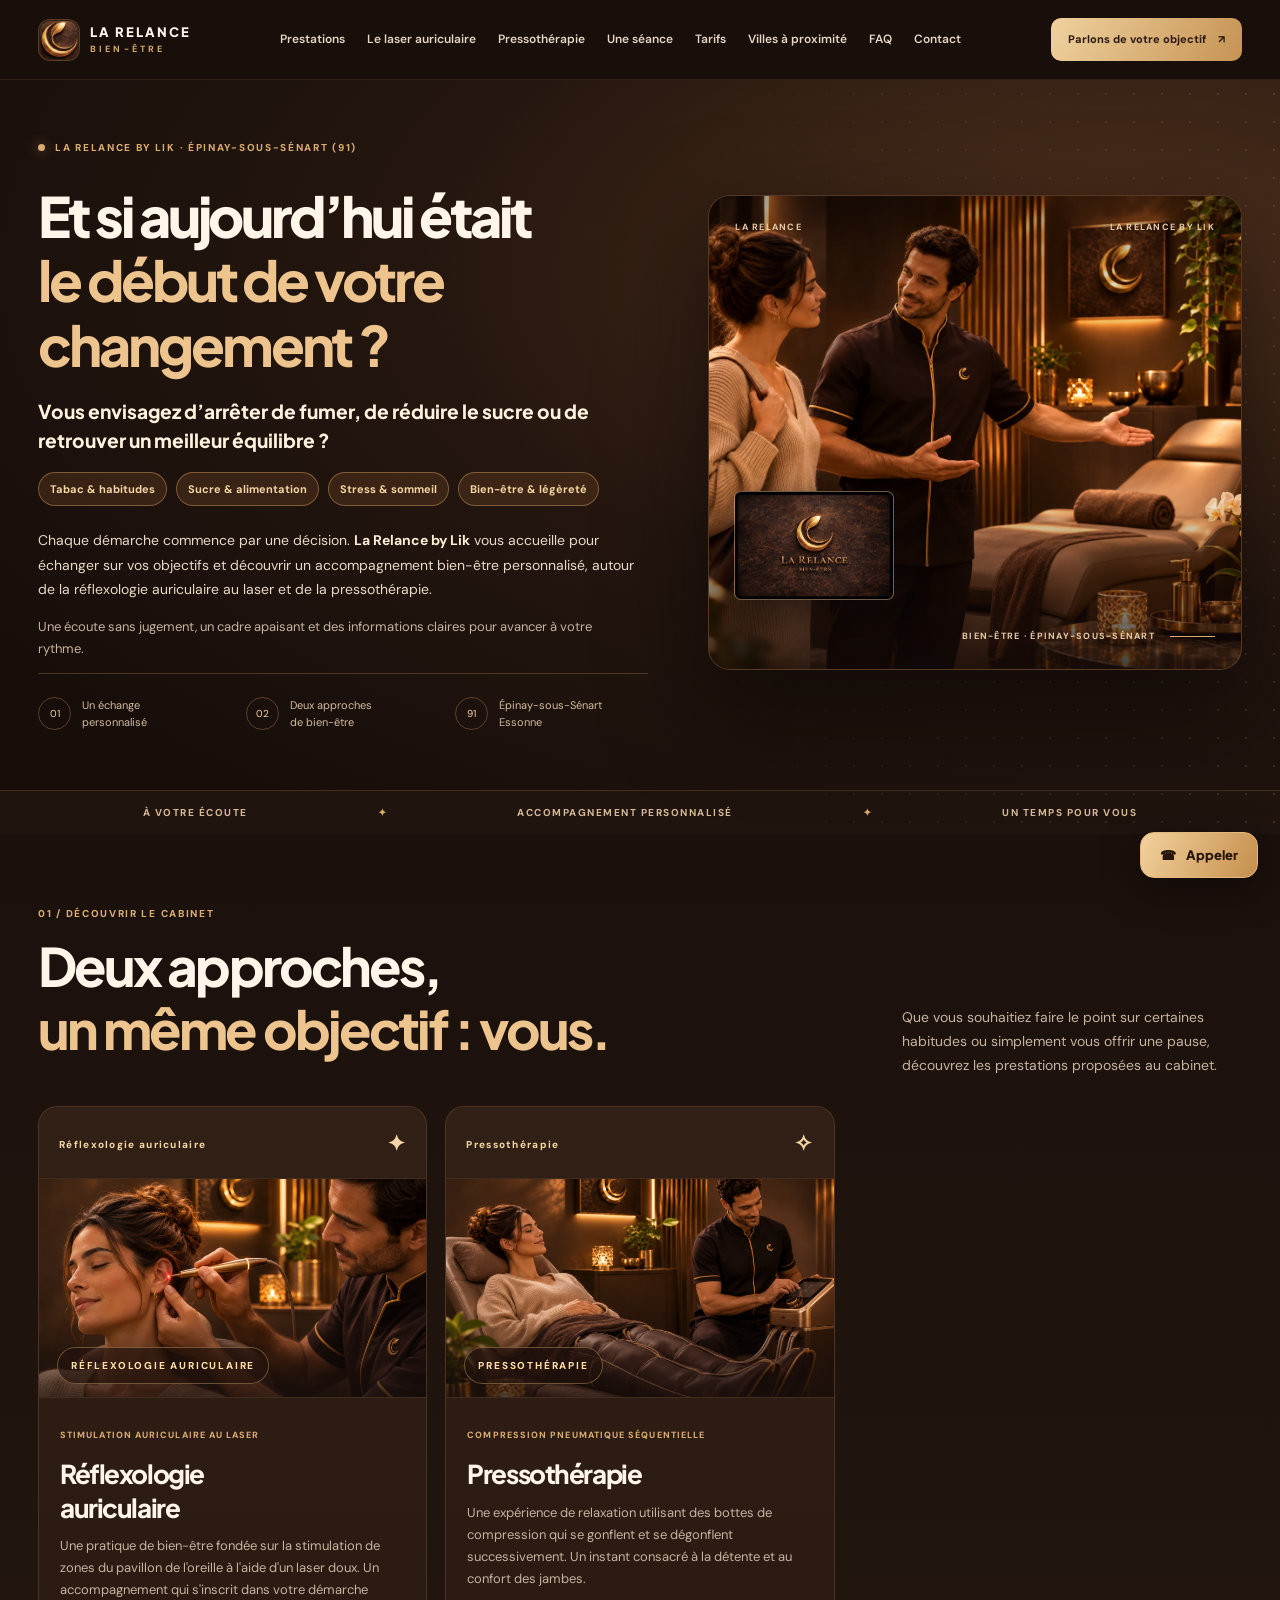
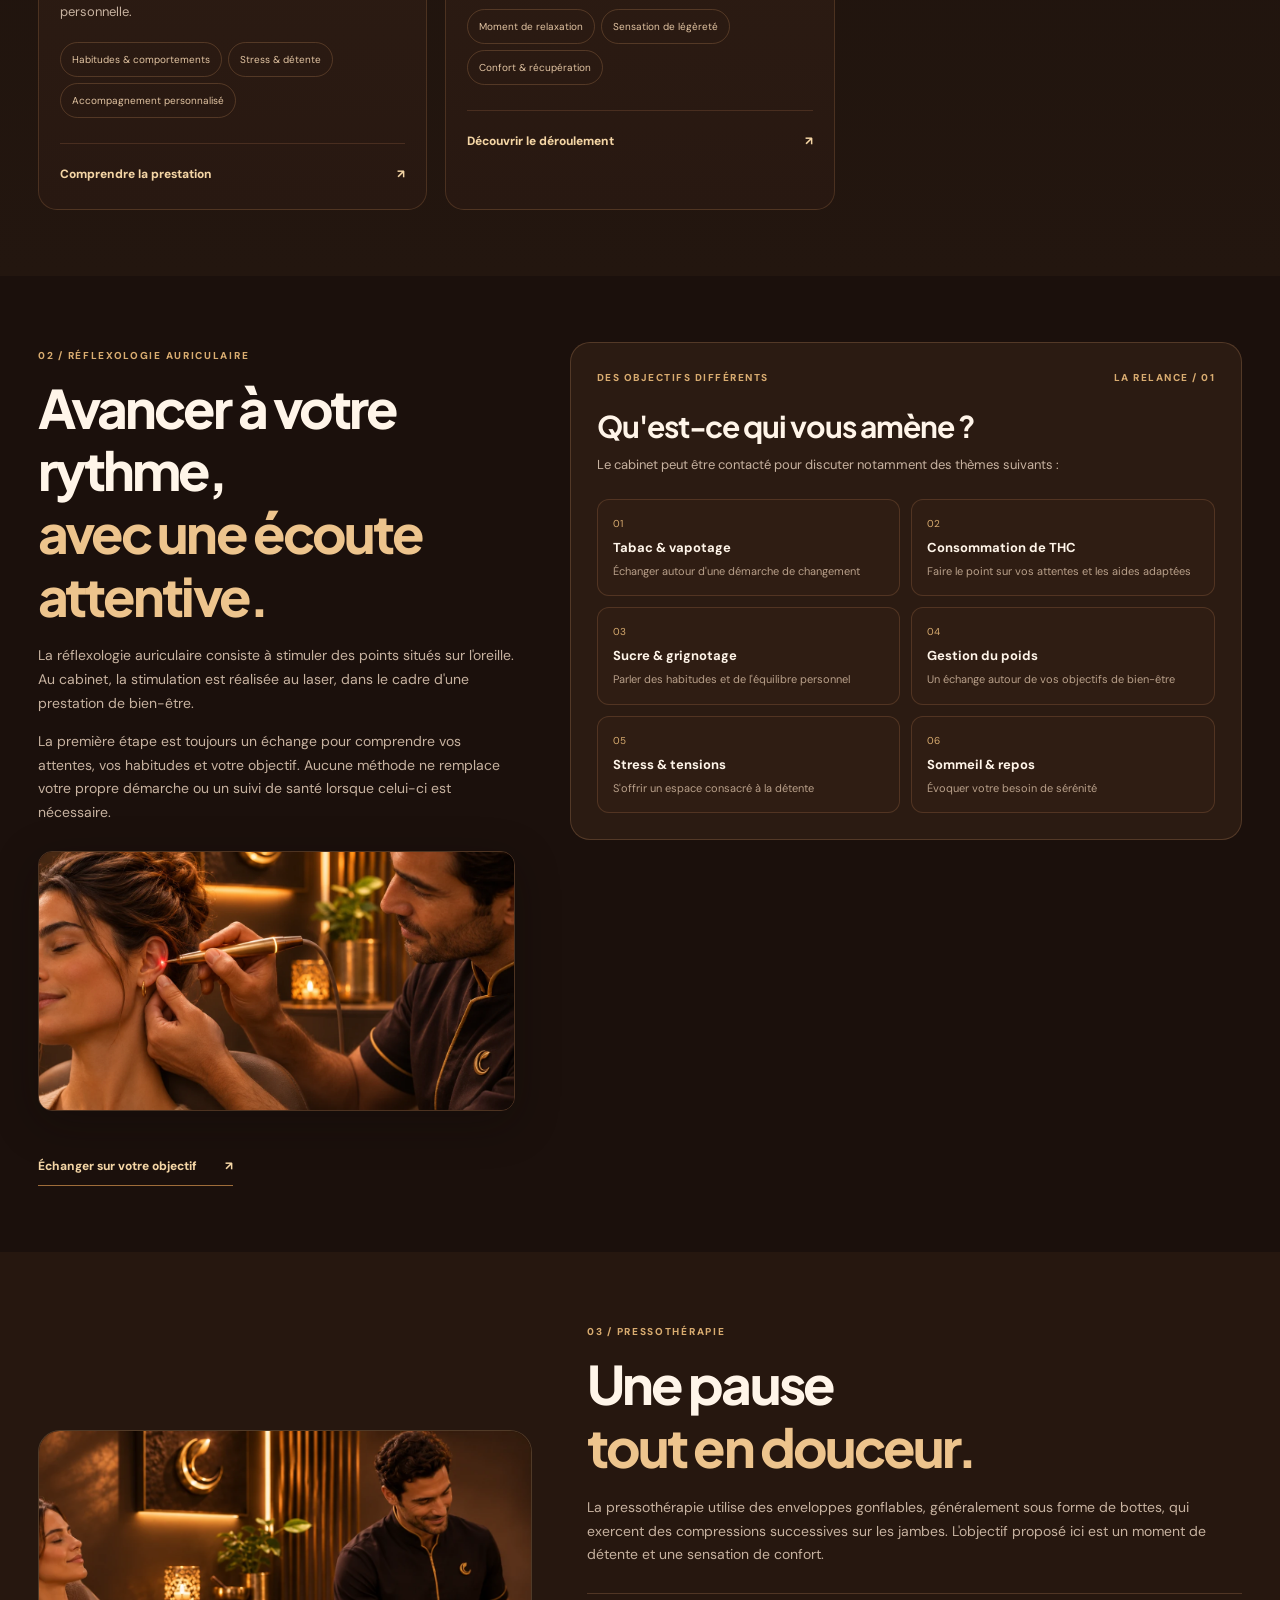
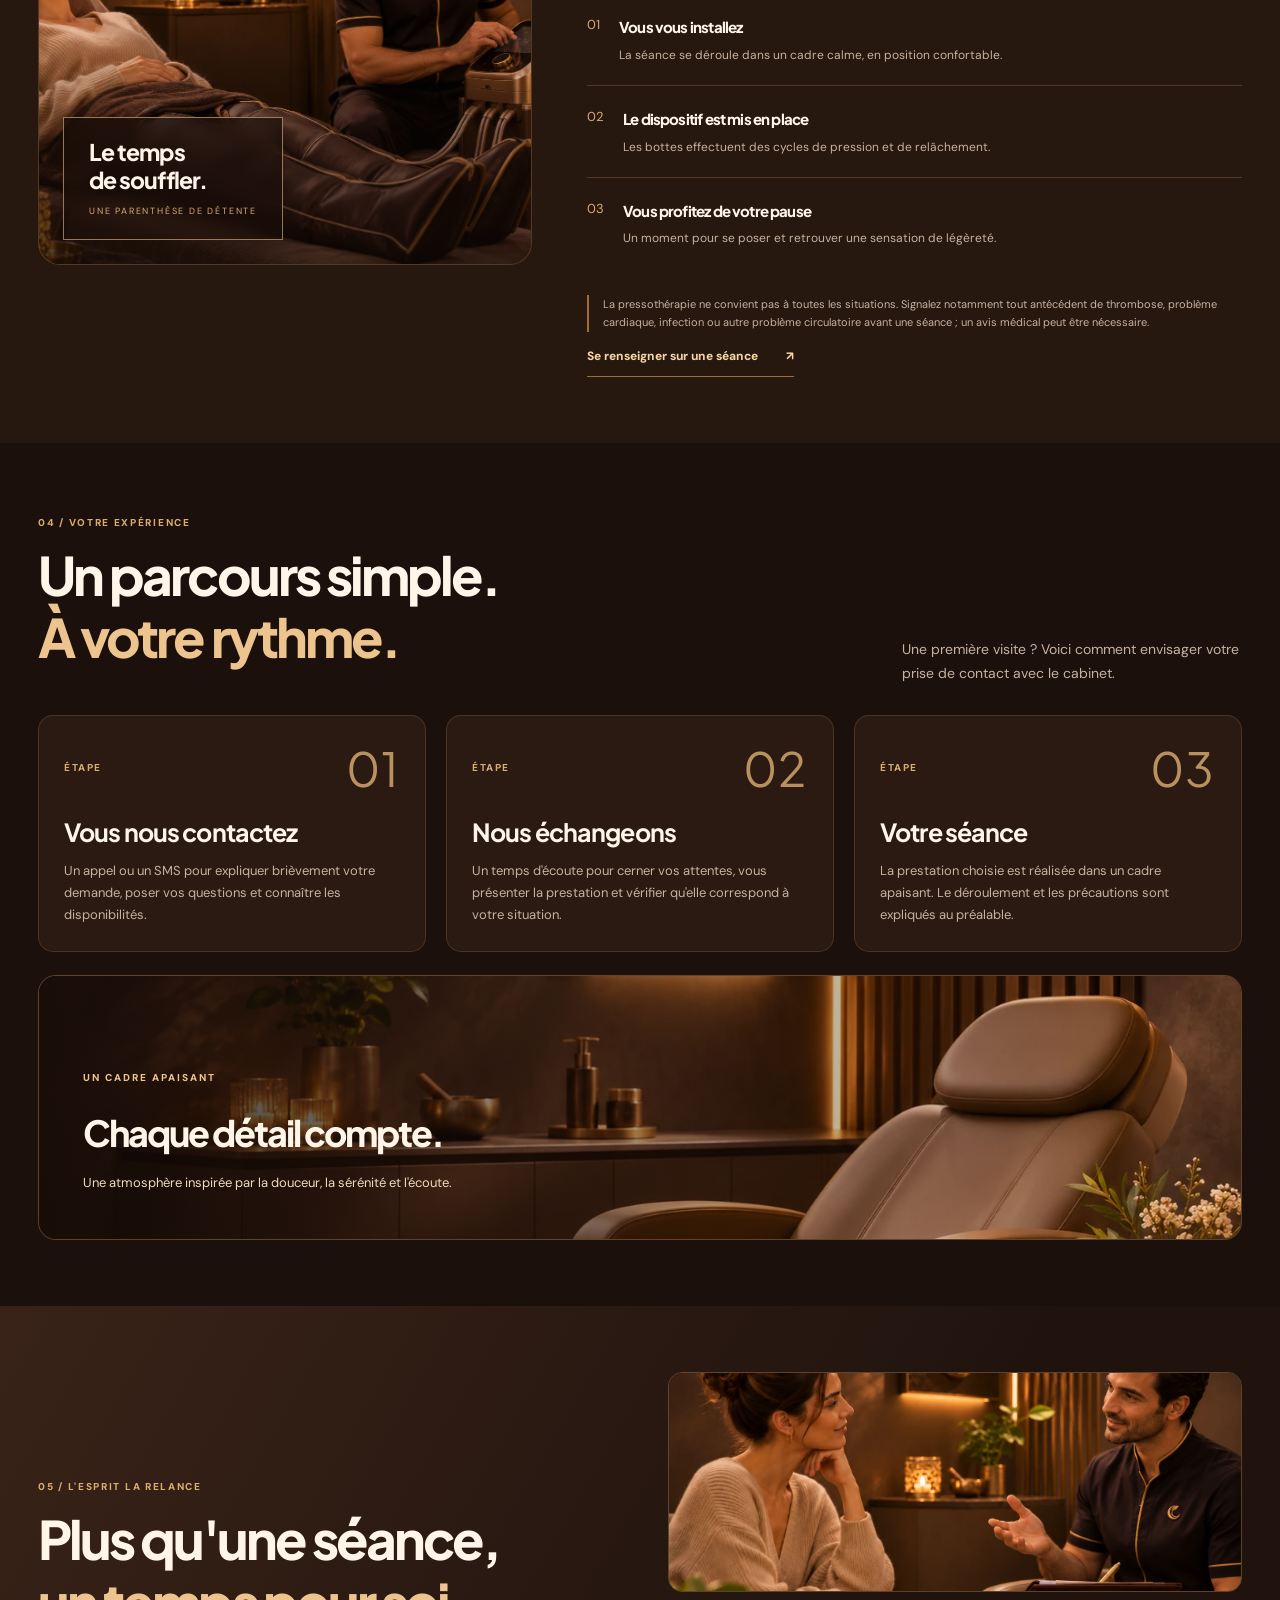
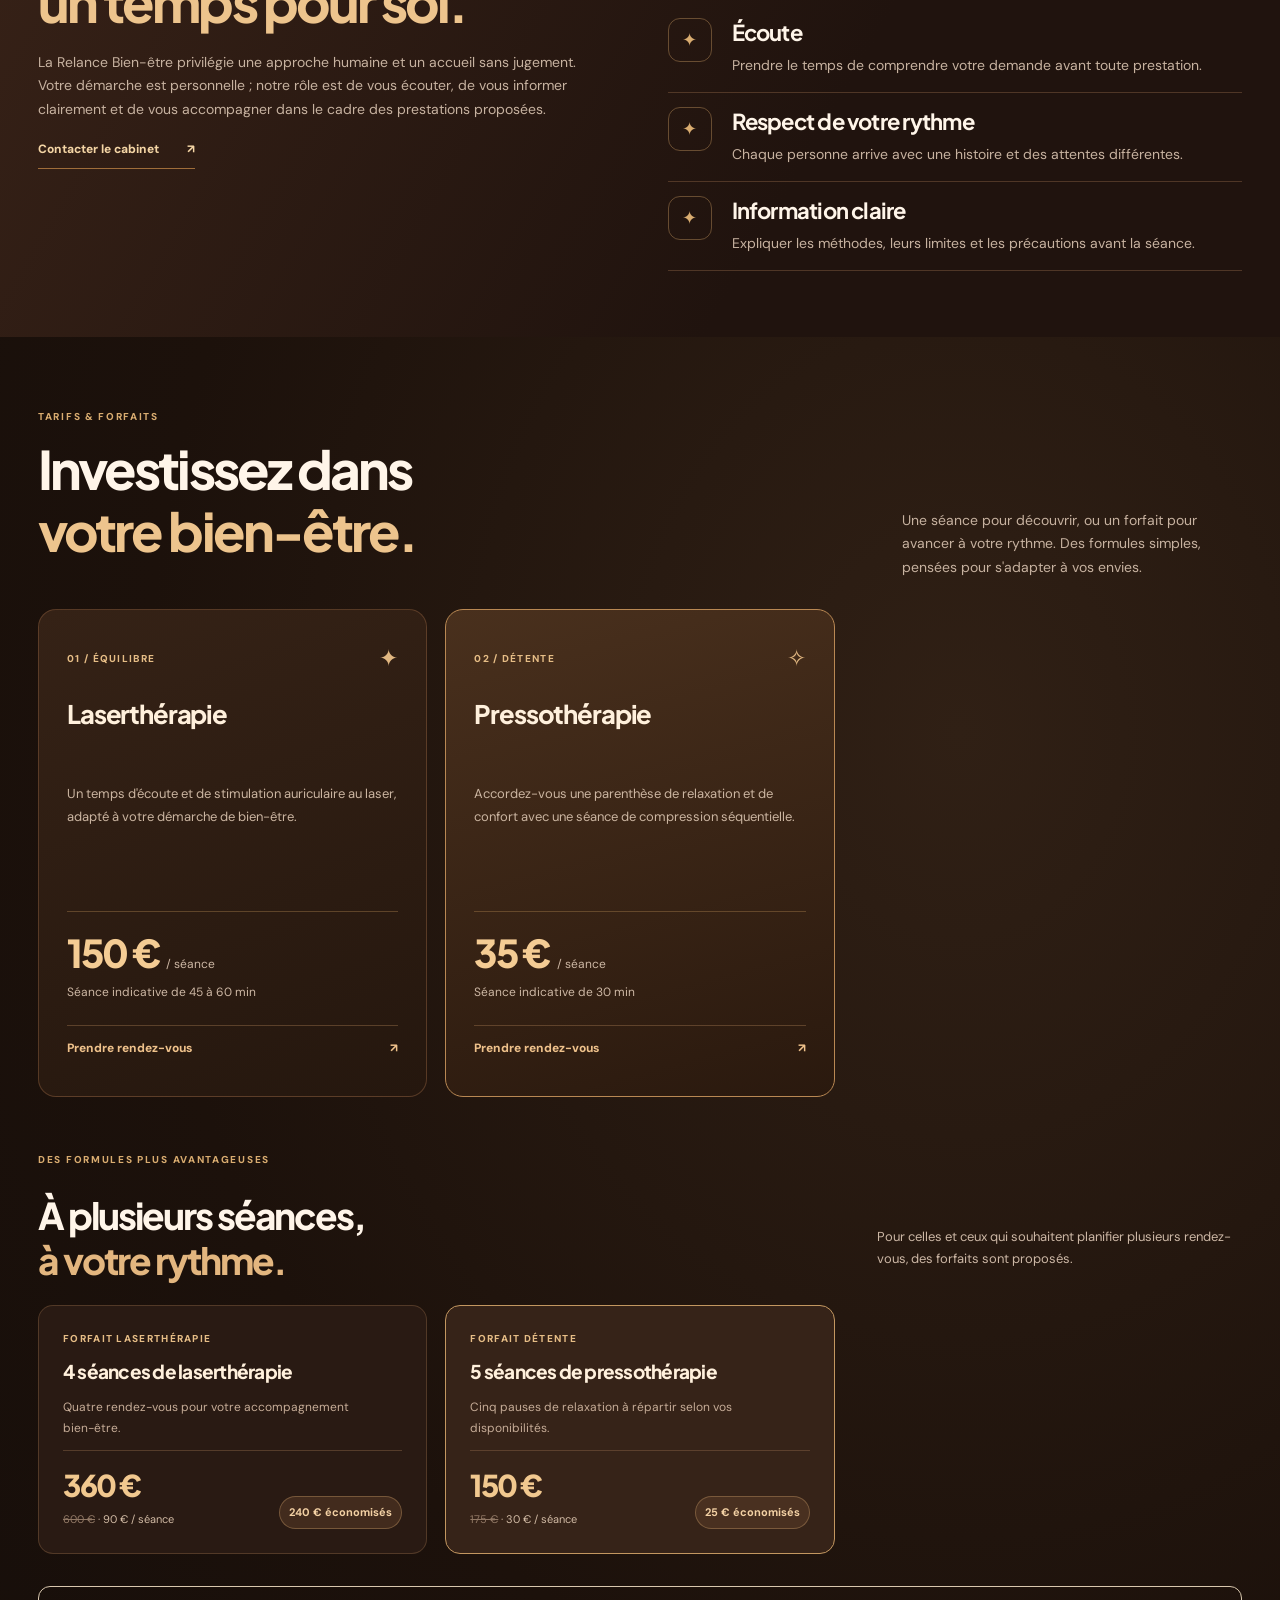
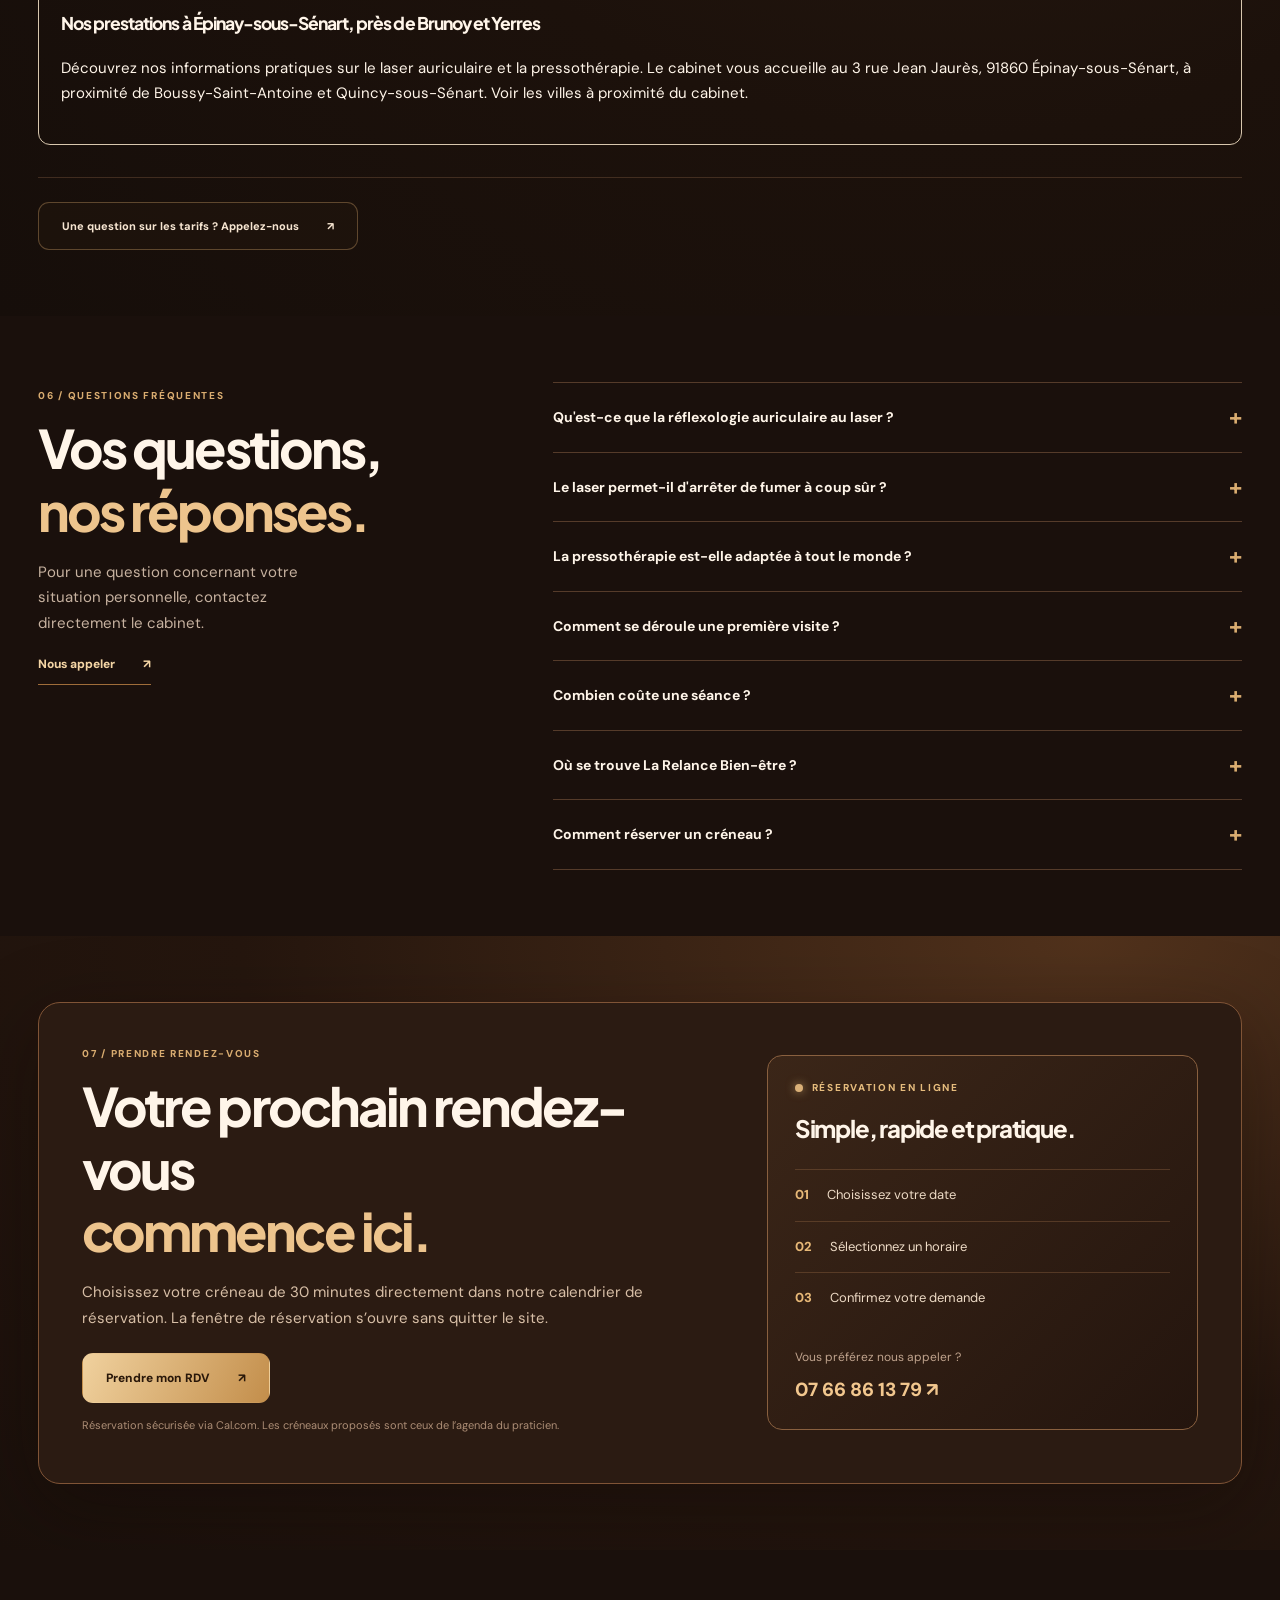
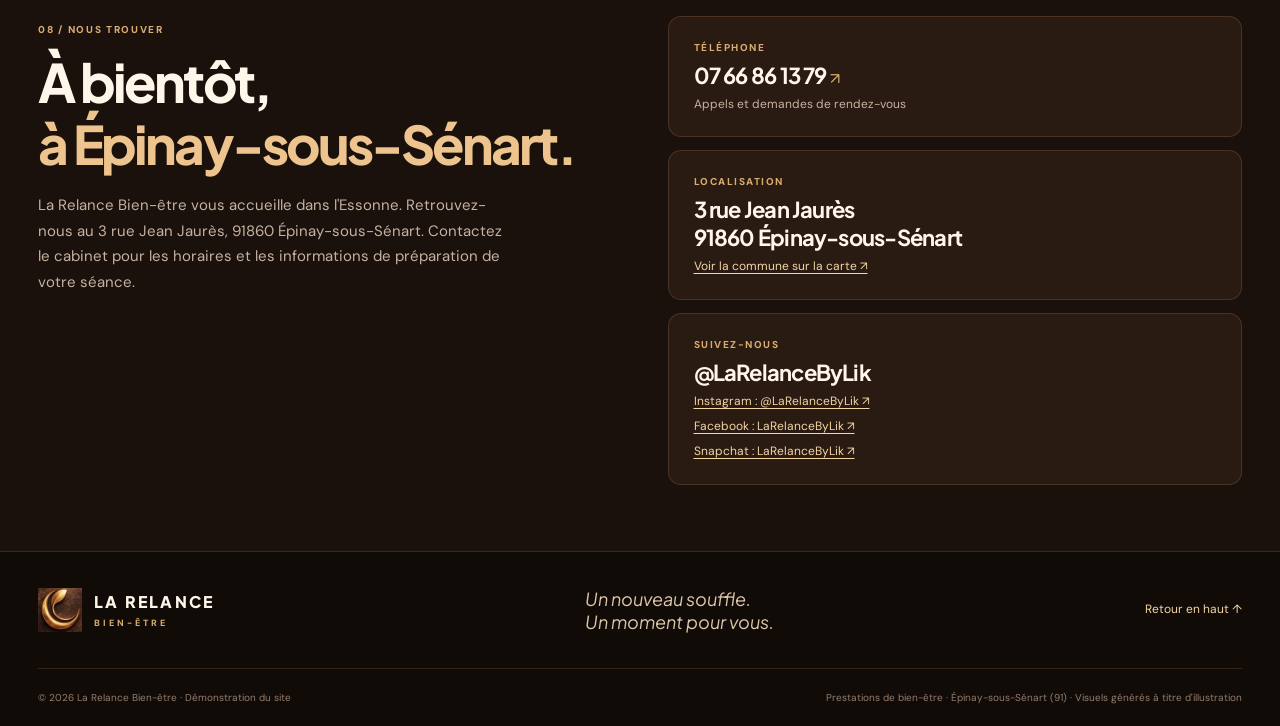
<file: index.html>
<!doctype html>
<html lang="fr">
<head>
<meta charset="utf-8">
<meta name="viewport" content="width=device-width, initial-scale=1">
<meta name="theme-color" content="#180f0b">
<meta name="description" content="La Relance Bien-être : laser auriculaire et pressothérapie à Épinay-sous-Sénart, près de Brunoy et Yerres. Tarifs, forfaits et rendez-vous.">
<title>Laser auriculaire & pressothérapie à Épinay-sous-Sénart | La Relance</title>
<link rel="preconnect" href="https://fonts.googleapis.com">
<link rel="preconnect" href="https://fonts.gstatic.com" crossorigin>
<link href="https://fonts.googleapis.com/css2?family=DM+Sans:wght@400;500;600;700;800&family=Plus+Jakarta+Sans:wght@400;500;600;700;800&display=swap" rel="stylesheet">
<link rel="stylesheet" href="style.css?v=20261118-deux-prestations">
<link rel="canonical" href="https://tarikmouhtadi-ux.github.io/reflexologie-bien-etre/"><meta property="og:type" content="website"><meta property="og:locale" content="fr_FR"><meta property="og:title" content="La Relance Bien-être | Laser auriculaire et pressothérapie"><meta property="og:url" content="https://tarikmouhtadi-ux.github.io/reflexologie-bien-etre/"><meta property="og:description" content="Laser auriculaire et pressothérapie à Épinay-sous-Sénart, près de Brunoy et Yerres. Découvrez les prestations, tarifs et rendez-vous."><meta name="twitter:card" content="summary"><meta name="geo.region" content="FR-91"><meta name="geo.placename" content="Épinay-sous-Sénart">
<script type="application/ld+json">{"@context":"https://schema.org","@type":"LocalBusiness","name":"La Relance Bien-être","url":"https://tarikmouhtadi-ux.github.io/reflexologie-bien-etre/","telephone":"+33766861379","address":{"@type":"PostalAddress","streetAddress":"3 rue Jean Jaurès","postalCode":"91860","addressLocality":"Épinay-sous-Sénart","addressCountry":"FR"},"hasOfferCatalog":{"@type":"OfferCatalog","name":"Prestations","itemListElement":[{"@type":"OfferCatalog","name":"Laser auriculaire"},{"@type":"OfferCatalog","name":"Pressothérapie"}]}}</script></head>
<body>
<a class="skip-link" href="#contenu">Aller au contenu</a>
<header class="site-header">
  <div class="container header-inner">
    <a class="brand" href="#accueil" aria-label="La Relance Bien-être, accueil">
      <span class="brand-symbol"><img decoding="async" src="assets/embleme-reel.webp" alt="" width="34" height="34"></span>
      <span class="brand-name">LA RELANCE <small>BIEN-ÊTRE</small></span>
    </a>
    <nav class="site-nav" id="site-nav" aria-label="Navigation principale">
      <a href="#prestations">Prestations</a>
      <a href="#auriculaire">Le laser auriculaire</a>
      <a href="#pressotherapie">Pressothérapie</a>
      <a href="#deroulement">Une séance</a>
      <a href="#tarifs">Tarifs</a><a href="cabinet-bien-etre-brunoy-yerres-boussy.html">Villes à proximité</a>
      <a href="#questions">FAQ</a>
      <a href="#contact">Contact</a>
    </nav>
    <a href="tel:+33766861379" class="header-call">Parlons de votre objectif <span aria-hidden="true">↗</span></a>
    <button class="menu-toggle" type="button" aria-label="Ouvrir le menu" aria-controls="site-nav" aria-expanded="false"><span></span><span></span><span></span></button>
  </div>
</header>
<main id="contenu">
  <section class="hero" id="accueil">
    <div class="container hero-grid">
      <div class="hero-copy">
        <div class="overline"><span class="overline-dot"></span> LA RELANCE BY LIK · ÉPINAY-SOUS-SÉNART (91)</div>
        <h1>Et si aujourd’hui était<br><em>le début de votre changement ?</em></h1>
        <p class="hero-question">Vous envisagez d’arrêter de fumer, de réduire le sucre ou de retrouver un meilleur équilibre ?</p>
        <div class="hero-goals" aria-label="Vos objectifs"><span>Tabac &amp; habitudes</span><span>Sucre &amp; alimentation</span><span>Stress &amp; sommeil</span><span>Bien-être &amp; légèreté</span></div>
        <p class="hero-lead">Chaque démarche commence par une décision. <strong>La Relance by Lik</strong> vous accueille pour échanger sur vos objectifs et découvrir un accompagnement bien-être personnalisé, autour de la réflexologie auriculaire au laser et de la pressothérapie.</p>
        <p class="hero-detail">Une écoute sans jugement, un cadre apaisant et des informations claires pour avancer à votre rythme.</p>
        <div class="hero-stats" aria-label="Les engagements du cabinet">
          <div><span class="stat-icon">01</span><span>Un échange<br>personnalisé</span></div>
          <div><span class="stat-icon">02</span><span>Deux approches<br>de bien-être</span></div>
          <div><span class="stat-icon">91</span><span>Épinay-sous-Sénart<br>Essonne</span></div>
        </div>
      </div>
      <div class="hero-showcase">
        <img decoding="async" class="showcase-photo" src="assets/hero.webp?v=20261118-hq" width="1448" height="1086" alt="Visuel généré : un praticien accueille une cliente dans un espace de bien-être" fetchpriority="high"><div class="showcase-tint"></div><div class="showcase-top"><span>LA RELANCE</span><span>LA RELANCE BY LIK</span></div><div class="showcase-original-logo" role="img" aria-label="Logo original La Relance Bien-être"></div><div class="showcase-foot"><span>BIEN-ÊTRE · ÉPINAY-SOUS-SÉNART</span><span class="mini-line"></span></div>
      </div>
    </div>
    <div class="hero-bottom"><div class="container hero-bottom-inner"><span>À VOTRE ÉCOUTE</span><span class="gold-dot">✦</span><span>ACCOMPAGNEMENT PERSONNALISÉ</span><span class="gold-dot">✦</span><span>UN TEMPS POUR VOUS</span></div></div>
  </section>

  <section id="prestations" class="section section-services">
    <div class="container">
      <div class="section-heading">
        <div><span class="section-label">01 / DÉCOUVRIR LE CABINET</span><h2>Deux approches,<br><em>un même objectif : vous.</em></h2></div>
        <p>Que vous souhaitiez faire le point sur certaines habitudes ou simplement vous offrir une pause, découvrez les prestations proposées au cabinet.</p>
      </div>
      <div class="services-grid">
        <article class="service-card">
          <div class="service-card-head"><span class="service-count">Réflexologie auriculaire</span><span class="service-symbol" aria-hidden="true">✦</span></div>
          <div class="service-visual auricular-visual"><img decoding="async" class="service-photo" src="assets/auriculaire.webp?v=20261118-hq" width="800" height="600" loading="lazy" alt="Visuel généré : praticien réalisant une séance de réflexologie auriculaire au laser"><span class="visual-sub">RÉFLEXOLOGIE AURICULAIRE</span></div>
          <div class="service-card-body"><span class="chip">STIMULATION AURICULAIRE AU LASER</span><h3>Réflexologie<br>auriculaire</h3><p>Une pratique de bien-être fondée sur la stimulation de zones du pavillon de l'oreille à l'aide d'un laser doux. Un accompagnement qui s'inscrit dans votre démarche personnelle.</p>
            <ul class="mini-benefits"><li>Habitudes & comportements</li><li>Stress & détente</li><li>Accompagnement personnalisé</li></ul>
            <a class="service-link" href="laser-auriculaire-epinay-sous-senart.html">Comprendre la prestation <span aria-hidden="true">↗</span></a>
          </div>
        </article>
        <article class="service-card">
          <div class="service-card-head"><span class="service-count">Pressothérapie</span><span class="service-symbol" aria-hidden="true">✧</span></div>
          <div class="service-visual pressure-visual"><img decoding="async" class="service-photo" src="assets/pressotherapie.webp?v=20261118-hq" width="800" height="600" loading="lazy" alt="Visuel généré : un praticien accompagne une séance de pressothérapie avec bottes de compression"><span class="visual-sub">PRESSOTHÉRAPIE</span></div>
          <div class="service-card-body"><span class="chip">COMPRESSION PNEUMATIQUE SÉQUENTIELLE</span><h3>Pressothérapie</h3><p>Une expérience de relaxation utilisant des bottes de compression qui se gonflent et se dégonflent successivement. Un instant consacré à la détente et au confort des jambes.</p>
            <ul class="mini-benefits"><li>Moment de relaxation</li><li>Sensation de légèreté</li><li>Confort & récupération</li></ul>
            <a class="service-link" href="pressotherapie-epinay-sous-senart.html">Découvrir le déroulement <span aria-hidden="true">↗</span></a>
          </div>
        </article>
        
      </div>
    </div>
  </section>

  <section class="section section-auriculaire" id="auriculaire">
    <div class="container detail-grid">
      <div class="detail-heading">
        <span class="section-label">02 / RÉFLEXOLOGIE AURICULAIRE</span>
        <h2>Avancer à votre rythme,<br><em>avec une écoute attentive.</em></h2>
        <p>La réflexologie auriculaire consiste à stimuler des points situés sur l'oreille. Au cabinet, la stimulation est réalisée au laser, dans le cadre d'une prestation de bien-être.</p>
        <p>La première étape est toujours un échange pour comprendre vos attentes, vos habitudes et votre objectif. Aucune méthode ne remplace votre propre démarche ou un suivi de santé lorsque celui-ci est nécessaire.</p>
        <img decoding="async" class="treatment-detail-photo" src="assets/laser-detail.webp?v=20261118-hq" width="800" height="600" loading="lazy" alt="Visuel généré : un praticien utilise un appareil de stimulation auriculaire au laser">
        <a class="text-action" href="#reservation">Échanger sur votre objectif <span aria-hidden="true">↗</span></a>
      </div>
      <div class="focus-panel">
        <div class="focus-panel-top"><span>DES OBJECTIFS DIFFÉRENTS</span><span>LA RELANCE / 01</span></div>
        <h3>Qu'est-ce qui vous amène ?</h3>
        <p>Le cabinet peut être contacté pour discuter notamment des thèmes suivants :</p>
        <div class="focus-items">
          <div><span class="focus-number">01</span><strong>Tabac & vapotage</strong><small>Échanger autour d'une démarche de changement</small></div>
          <div><span class="focus-number">02</span><strong>Consommation de THC</strong><small>Faire le point sur vos attentes et les aides adaptées</small></div>
          <div><span class="focus-number">03</span><strong>Sucre & grignotage</strong><small>Parler des habitudes et de l'équilibre personnel</small></div>
          <div><span class="focus-number">04</span><strong>Gestion du poids</strong><small>Un échange autour de vos objectifs de bien-être</small></div>
          <div><span class="focus-number">05</span><strong>Stress & tensions</strong><small>S'offrir un espace consacré à la détente</small></div>
          <div><span class="focus-number">06</span><strong>Sommeil & repos</strong><small>Évoquer votre besoin de sérénité</small></div>
        </div>
        
      </div>
    </div>
  </section>

  <section class="section section-pressure" id="pressotherapie">
    <div class="container pressure-grid">
      <div class="pressure-feature"><img decoding="async" class="pressure-feature-photo" src="assets/pressotherapie-detail.webp?v=20261118-hq" width="800" height="600" loading="lazy" alt="Visuel généré : un praticien règle les bottes de pressothérapie"><div class="pressure-feature-overlay"></div><div class="pressure-frame"><strong>Le temps<br>de souffler.</strong><small>UNE PARENTHÈSE DE DÉTENTE</small></div></div>
      <div class="pressure-copy">
        <span class="section-label">03 / PRESSOTHÉRAPIE</span>
        <h2>Une pause<br><em>tout en douceur.</em></h2>
        <p>La pressothérapie utilise des enveloppes gonflables, généralement sous forme de bottes, qui exercent des compressions successives sur les jambes. L'objectif proposé ici est un moment de détente et une sensation de confort.</p>
        <div class="feature-list">
          <div><span>01</span><div><h3>Vous vous installez</h3><p>La séance se déroule dans un cadre calme, en position confortable.</p></div></div>
          <div><span>02</span><div><h3>Le dispositif est mis en place</h3><p>Les bottes effectuent des cycles de pression et de relâchement.</p></div></div>
          <div><span>03</span><div><h3>Vous profitez de votre pause</h3><p>Un moment pour se poser et retrouver une sensation de légèreté.</p></div></div>
        </div>
        <p class="safety-inline">La pressothérapie ne convient pas à toutes les situations. Signalez notamment tout antécédent de thrombose, problème cardiaque, infection ou autre problème circulatoire avant une séance ; un avis médical peut être nécessaire.</p>
        <a class="text-action" href="#reservation">Se renseigner sur une séance <span aria-hidden="true">↗</span></a>
      </div>
    </div>
  </section>

  <section class="section section-steps" id="deroulement">
    <div class="container">
      <div class="section-heading"><div><span class="section-label">04 / VOTRE EXPÉRIENCE</span><h2>Un parcours simple.<br><em>À votre rythme.</em></h2></div><p>Une première visite ? Voici comment envisager votre prise de contact avec le cabinet.</p></div>
      <div class="steps-grid">
        <article class="step"><div class="step-top">ÉTAPE <span>01</span></div><h3>Vous nous contactez</h3><p>Un appel ou un SMS pour expliquer brièvement votre demande, poser vos questions et connaître les disponibilités.</p></article>
        <article class="step"><div class="step-top">ÉTAPE <span>02</span></div><h3>Nous échangeons</h3><p>Un temps d'écoute pour cerner vos attentes, vous présenter la prestation et vérifier qu'elle correspond à votre situation.</p></article>
        <article class="step"><div class="step-top">ÉTAPE <span>03</span></div><h3>Votre séance</h3><p>La prestation choisie est réalisée dans un cadre apaisant. Le déroulement et les précautions sont expliqués au préalable.</p></article>
      </div>
      <div class="room-banner"><img decoding="async" src="assets/cabinet.webp?v=20261118-hq" loading="lazy" width="800" height="600" alt="Visuel généré : ambiance d'un cabinet de bien-être chaleureux"><div class="room-banner-tint"></div><div class="room-banner-copy"><span>UN CADRE APAISANT</span><h3>Chaque détail compte.</h3><p>Une atmosphère inspirée par la douceur, la sérénité et l'écoute.</p></div></div>
    </div>
  </section>

  <section class="section section-values" id="cabinet">
    <div class="container values-grid">
      <div><span class="section-label">05 / L'ESPRIT LA RELANCE</span><h2>Plus qu'une séance,<br><em>un temps pour soi.</em></h2><p>La Relance Bien-être privilégie une approche humaine et un accueil sans jugement. Votre démarche est personnelle ; notre rôle est de vous écouter, de vous informer clairement et de vous accompagner dans le cadre des prestations proposées.</p><a href="#contact" class="text-action">Contacter le cabinet <span aria-hidden="true">↗</span></a></div>
      <div class="values-list">
        <img decoding="async" class="values-photo" src="assets/consultation.webp?v=20261118-hq" width="800" height="600" loading="lazy" alt="Visuel généré : échange bienveillant entre un praticien et une cliente">
        <div><span class="value-icon">✦</span><div><h3>Écoute</h3><p>Prendre le temps de comprendre votre demande avant toute prestation.</p></div></div>
        <div><span class="value-icon">✦</span><div><h3>Respect de votre rythme</h3><p>Chaque personne arrive avec une histoire et des attentes différentes.</p></div></div>
        <div><span class="value-icon">✦</span><div><h3>Information claire</h3><p>Expliquer les méthodes, leurs limites et les précautions avant la séance.</p></div></div>
      </div>
    </div>
  </section>

  <section class="section section-pricing" id="tarifs">
    <div class="container">
      <div class="section-heading pricing-heading">
        <div><span class="section-label">TARIFS & FORFAITS</span><h2>Investissez dans<br><em>votre bien-être.</em></h2></div>
        <p>Une séance pour découvrir, ou un forfait pour avancer à votre rythme. Des formules simples, pensées pour s'adapter à vos envies.</p>
      </div>
      <div class="pricing-cards">
        <article class="pricing-card">
          <div class="pricing-card-top"><span class="pricing-category">01 / ÉQUILIBRE</span><span aria-hidden="true">✦</span></div>
          <h3>Laserthérapie</h3>
          <p class="pricing-description">Un temps d'écoute et de stimulation auriculaire au laser, adapté à votre démarche de bien-être.</p>
          <div class="pricing-amount"><strong>150 €</strong><span>/ séance</span></div>
          <div class="pricing-duration">Séance indicative de 45 à 60 min</div>
          <a class="pricing-cta" href="#reservation">Prendre rendez-vous <span aria-hidden="true">↗</span></a>
        </article>
        <article class="pricing-card pricing-card-featured">
          <div class="pricing-card-top"><span class="pricing-category">02 / DÉTENTE</span><span aria-hidden="true">✧</span></div>
          <h3>Pressothérapie</h3>
          <p class="pricing-description">Accordez-vous une parenthèse de relaxation et de confort avec une séance de compression séquentielle.</p>
          <div class="pricing-amount"><strong>35 €</strong><span>/ séance</span></div>
          <div class="pricing-duration">Séance indicative de 30 min</div>
          <a class="pricing-cta" href="#reservation">Prendre rendez-vous <span aria-hidden="true">↗</span></a>
        </article>
        
      </div>
      <div class="pricing-pack-heading"><div><span class="section-label">DES FORMULES PLUS AVANTAGEUSES</span><h3>À plusieurs séances,<br><em>à votre rythme.</em></h3></div><p>Pour celles et ceux qui souhaitent planifier plusieurs rendez-vous, des forfaits sont proposés.</p></div>
      <div class="pricing-packs">
        <article class="pricing-pack">
          <div class="pricing-pack-label">FORFAIT LASERTHÉRAPIE</div>
          <h4>4 séances de laserthérapie</h4>
          <p>Quatre rendez-vous pour votre accompagnement bien-être.</p>
          <div class="pricing-pack-bottom"><div><strong>360 €</strong><span><s>600 €</s> · 90 € / séance</span></div><span class="pricing-save">240 € économisés</span></div>
        </article>
        <article class="pricing-pack pricing-pack-popular">
          <div class="pricing-pack-label">FORFAIT DÉTENTE</div>
          <h4>5 séances de pressothérapie</h4>
          <p>Cinq pauses de relaxation à répartir selon vos disponibilités.</p>
          <div class="pricing-pack-bottom"><div><strong>150 €</strong><span><s>175 €</s> · 30 € / séance</span></div><span class="pricing-save">25 € économisés</span></div>
        </article>
        
      </div>
      <div class="box-seo-local" style="margin:32px 0;padding:22px;border:1px solid #d8c7ae;border-radius:12px"><h3>Nos prestations à Épinay-sous-Sénart, près de Brunoy et Yerres</h3><p>Découvrez nos informations pratiques sur <a href="laser-auriculaire-epinay-sous-senart.html">le laser auriculaire</a> et <a href="pressotherapie-epinay-sous-senart.html">la pressothérapie</a>. Le cabinet vous accueille au 3 rue Jean Jaurès, 91860 Épinay-sous-Sénart, à proximité de Boussy-Saint-Antoine et Quincy-sous-Sénart. <a href="cabinet-bien-etre-brunoy-yerres-boussy.html">Voir les villes à proximité du cabinet</a>.</p></div><div class="pricing-footer"><a href="tel:+33766861379" class="btn btn-outline">Une question sur les tarifs ? Appelez-nous <span aria-hidden="true">↗</span></a></div>
    </div>
  </section>

  <section class="section section-faq" id="questions">
    <div class="container faq-grid">
      <div class="faq-intro"><span class="section-label">06 / QUESTIONS FRÉQUENTES</span><h2>Vos questions,<br><em>nos réponses.</em></h2><p>Pour une question concernant votre situation personnelle, contactez directement le cabinet.</p><a class="text-action" href="tel:+33766861379">Nous appeler <span aria-hidden="true">↗</span></a></div>
      <div class="faq-items">
        <details><summary>Qu'est-ce que la réflexologie auriculaire au laser ? <span>+</span></summary><p>Il s'agit d'une pratique de bien-être utilisant une stimulation lumineuse de points de l'oreille. Elle ne constitue pas un traitement médical et son efficacité pour arrêter le tabac n'est pas scientifiquement démontrée.</p></details>
        <details><summary>Le laser permet-il d'arrêter de fumer à coup sûr ? <span>+</span></summary><p>Non. Aucun résultat ne peut être garanti et la méthode n'a pas démontré d'efficacité spécifique pour le sevrage tabagique. Les substituts nicotiniques et l'accompagnement par un professionnel de santé font partie des solutions recommandées. Vous pouvez joindre Tabac info service au 39 89.</p></details>
        <details><summary>La pressothérapie est-elle adaptée à tout le monde ? <span>+</span></summary><p>Non. Certaines situations nécessitent d'éviter la prestation ou d'obtenir un avis médical, notamment en cas de thrombose, d'infection, de certaines maladies cardiovasculaires ou de problèmes circulatoires. Prévenez le cabinet avant de réserver.</p></details>
        <details><summary>Comment se déroule une première visite ? <span>+</span></summary><p>Un échange permet d'abord de comprendre votre demande et de présenter la méthode. Le déroulement précis et la durée sont confirmés avec le cabinet lors de la réservation.</p></details>
        <details><summary>Combien coûte une séance ? <span>+</span></summary><p>La laserthérapie coûte 150 € la séance ou 360 € les 4 séances. La pressothérapie coûte 35 € la séance ou 150 € les 5 séances. Aucun paiement en ligne n'est demandé sur cette page de démonstration.</p></details>
        <details><summary>Où se trouve La Relance Bien-être ? <span>+</span></summary><p>Le cabinet se situe à Épinay-sous-Sénart, dans l'Essonne (91). Le cabinet se trouve au 3 rue Jean Jaurès, 91860 Épinay-sous-Sénart.</p></details>
        <details><summary>Comment réserver un créneau ? <span>+</span></summary><p>Cliquez sur « Prendre mon RDV », puis sélectionnez une date et un horaire dans la fenêtre Cal.com. Vous pouvez aussi appeler le 07 66 86 13 79.</p></details>
      </div>
    </div>
  </section>

  <section class="section section-reservation reservation-popup" id="reservation">
  <div class="container reservation-popup-inner">
    <div>
      <span class="section-label">07 / PRENDRE RENDEZ-VOUS</span>
      <h2>Votre prochain rendez-vous<br><em>commence ici.</em></h2>
      <p>Choisissez votre créneau de 30 minutes directement dans notre calendrier de réservation. La fenêtre de réservation s’ouvre sans quitter le site.</p>
      <div class="reservation-popup-actions">
        <button class="btn btn-gold" type="button" id="open-booking">Prendre mon RDV <span aria-hidden="true">↗</span></button>
        
      </div>
      <p class="reservation-popup-caption">Réservation sécurisée via Cal.com. Les créneaux proposés sont ceux de l’agenda du praticien.</p>
    </div>
    <aside class="reservation-popup-side">
      <div class="cal-intro-label"><span class="online-dot"></span> RÉSERVATION EN LIGNE</div>
      <strong>Simple, rapide et pratique.</strong>
      <div class="reservation-popup-step"><span>01</span> Choisissez votre date</div>
      <div class="reservation-popup-step"><span>02</span> Sélectionnez un horaire</div>
      <div class="reservation-popup-step"><span>03</span> Confirmez votre demande</div>
      <div class="reservation-popup-phone">Vous préférez nous appeler ? <a href="tel:+33766861379">07 66 86 13 79 ↗</a></div>
    </aside>
  </div>
</section>

  <section class="section section-contact" id="contact">
    <div class="container contact-grid">
      <div><span class="section-label">08 / NOUS TROUVER</span><h2>À bientôt,<br><em>à Épinay-sous-Sénart.</em></h2><p>La Relance Bien-être vous accueille dans l'Essonne. Retrouvez-nous au 3 rue Jean Jaurès, 91860 Épinay-sous-Sénart. Contactez le cabinet pour les horaires et les informations de préparation de votre séance.</p></div>
      <div class="contact-cards">
        <div class="contact-card"><span>TÉLÉPHONE</span><a href="tel:+33766861379">07 66 86 13 79 <span aria-hidden="true">↗</span></a><small>Appels et demandes de rendez-vous</small></div>
        <div class="contact-card"><span>LOCALISATION</span><strong>3 rue Jean Jaurès<br>91860 Épinay-sous-Sénart</strong><a href="https://www.google.com/maps/search/?api=1&query=3%20rue%20Jean%20Jaur%C3%A8s%2091860%20%C3%89pinay-sous-S%C3%A9nart" target="_blank" rel="noopener noreferrer" class="sub-link">Voir la commune sur la carte ↗</a></div>
        <div class="contact-card"><span>SUIVEZ-NOUS</span><strong>@LaRelanceByLik</strong><a href="https://www.instagram.com/larelancebylik/" target="_blank" rel="noopener noreferrer" class="sub-link">Instagram : @LaRelanceByLik ↗</a><a href="https://www.facebook.com/LaRelanceByLik" target="_blank" rel="noopener noreferrer" class="sub-link">Facebook : LaRelanceByLik ↗</a><a href="https://www.snapchat.com/add/LaRelanceByLik" target="_blank" rel="noopener noreferrer" class="sub-link">Snapchat : LaRelanceByLik ↗</a></div>
      </div>
    </div>
  </section>
</main>
<footer class="site-footer"><div class="container footer-top"><div class="footer-brand"><img loading="lazy" decoding="async" src="assets/embleme-reel.webp" alt="" width="44" height="44"><div><strong>LA RELANCE</strong><span>BIEN-ÊTRE</span></div></div><p>Un nouveau souffle.<br>Un moment pour vous.</p><a href="#accueil" class="back-top">Retour en haut ↑</a></div><div class="container footer-bottom"><span>© <span id="year"></span> La Relance Bien-être · Démonstration du site</span><span>Prestations de bien-être · Épinay-sous-Sénart (91) · Visuels générés à titre d'illustration</span></div></footer>
<div class="sticky-actions" aria-label="Actions rapides">
  <a class="sticky-book" href="https://cal.com/tarik-m-r2b3gr/30min" target="_blank" rel="noopener noreferrer" aria-label="Prendre rendez-vous en ligne"><span aria-hidden="true">◷</span> <span>Prendre RDV</span></a>
  <a class="sticky-call" href="tel:+33766861379" aria-label="Appeler La Relance Bien-être au 07 66 86 13 79"><span aria-hidden="true">☎</span> <span>Appeler</span></a>
</div>
<script src="script.js?v=20261118-appel" defer></script>
</body>
</html>
</file>
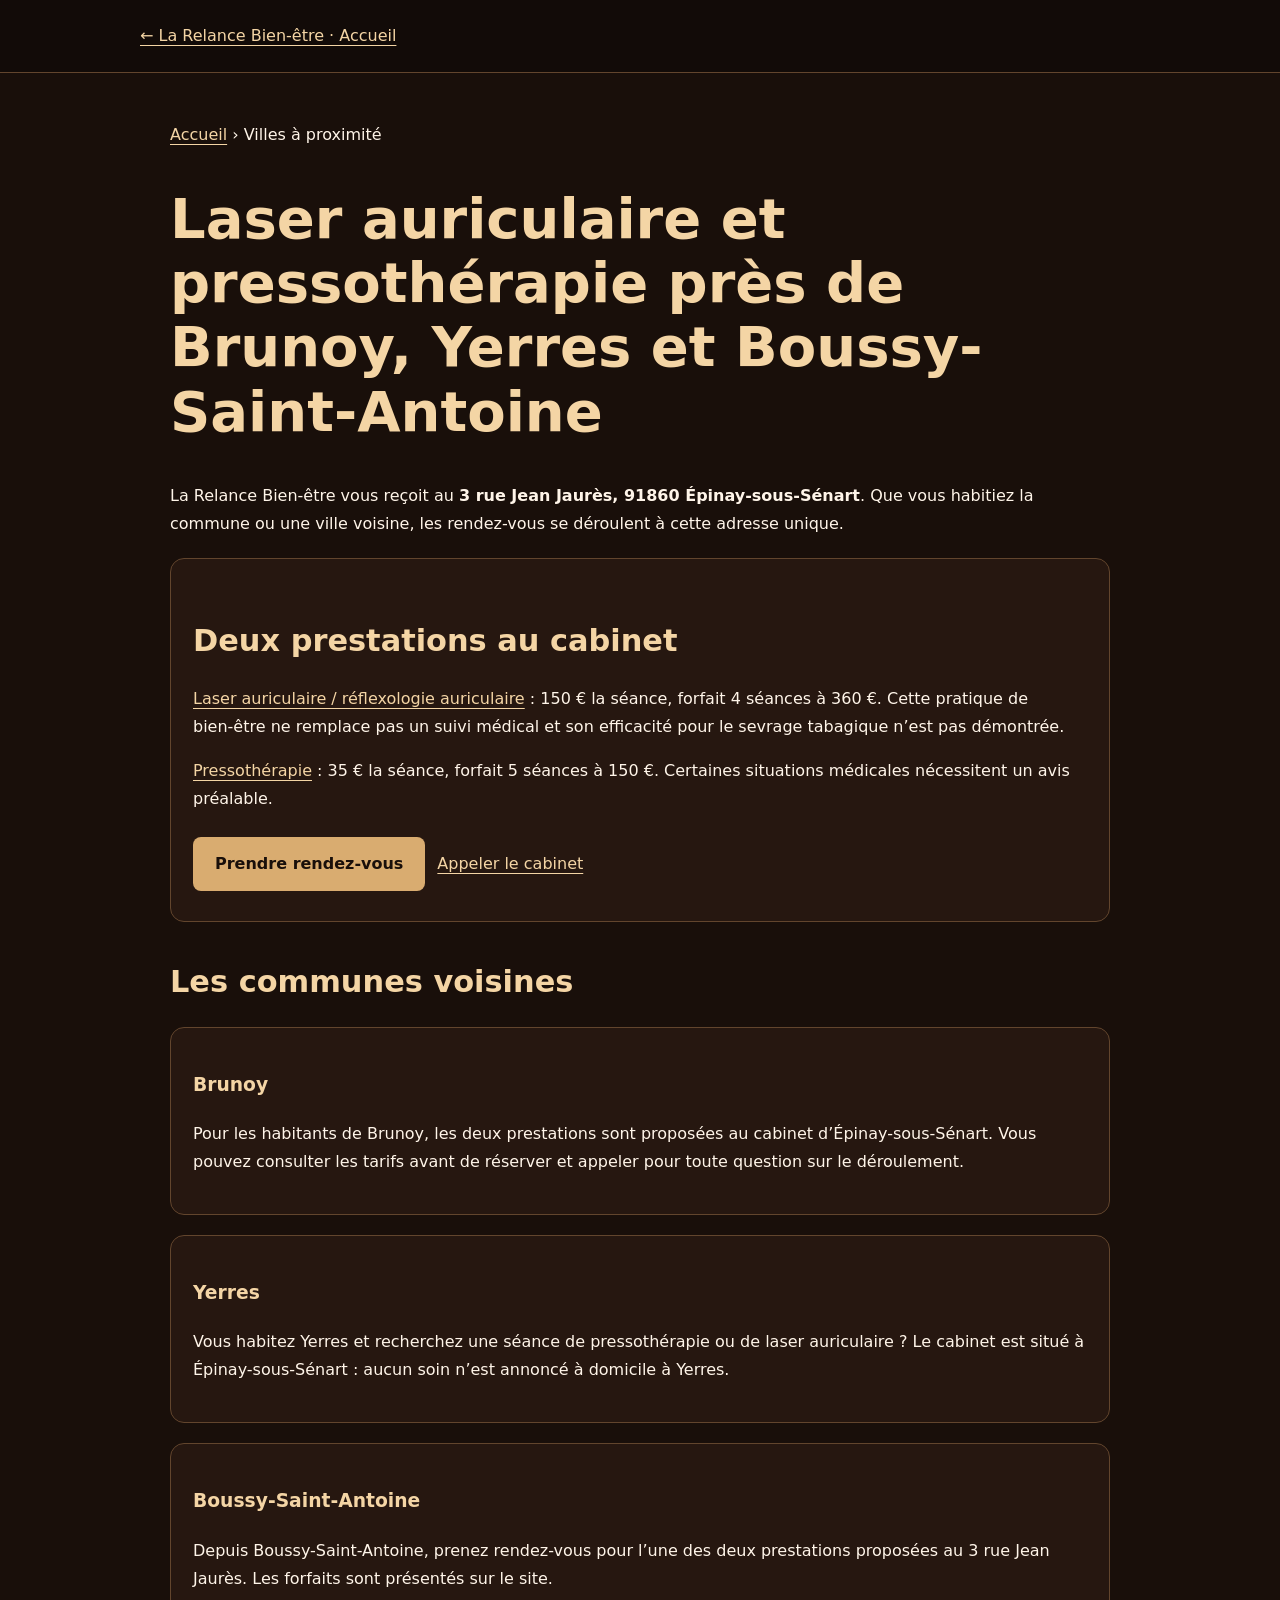
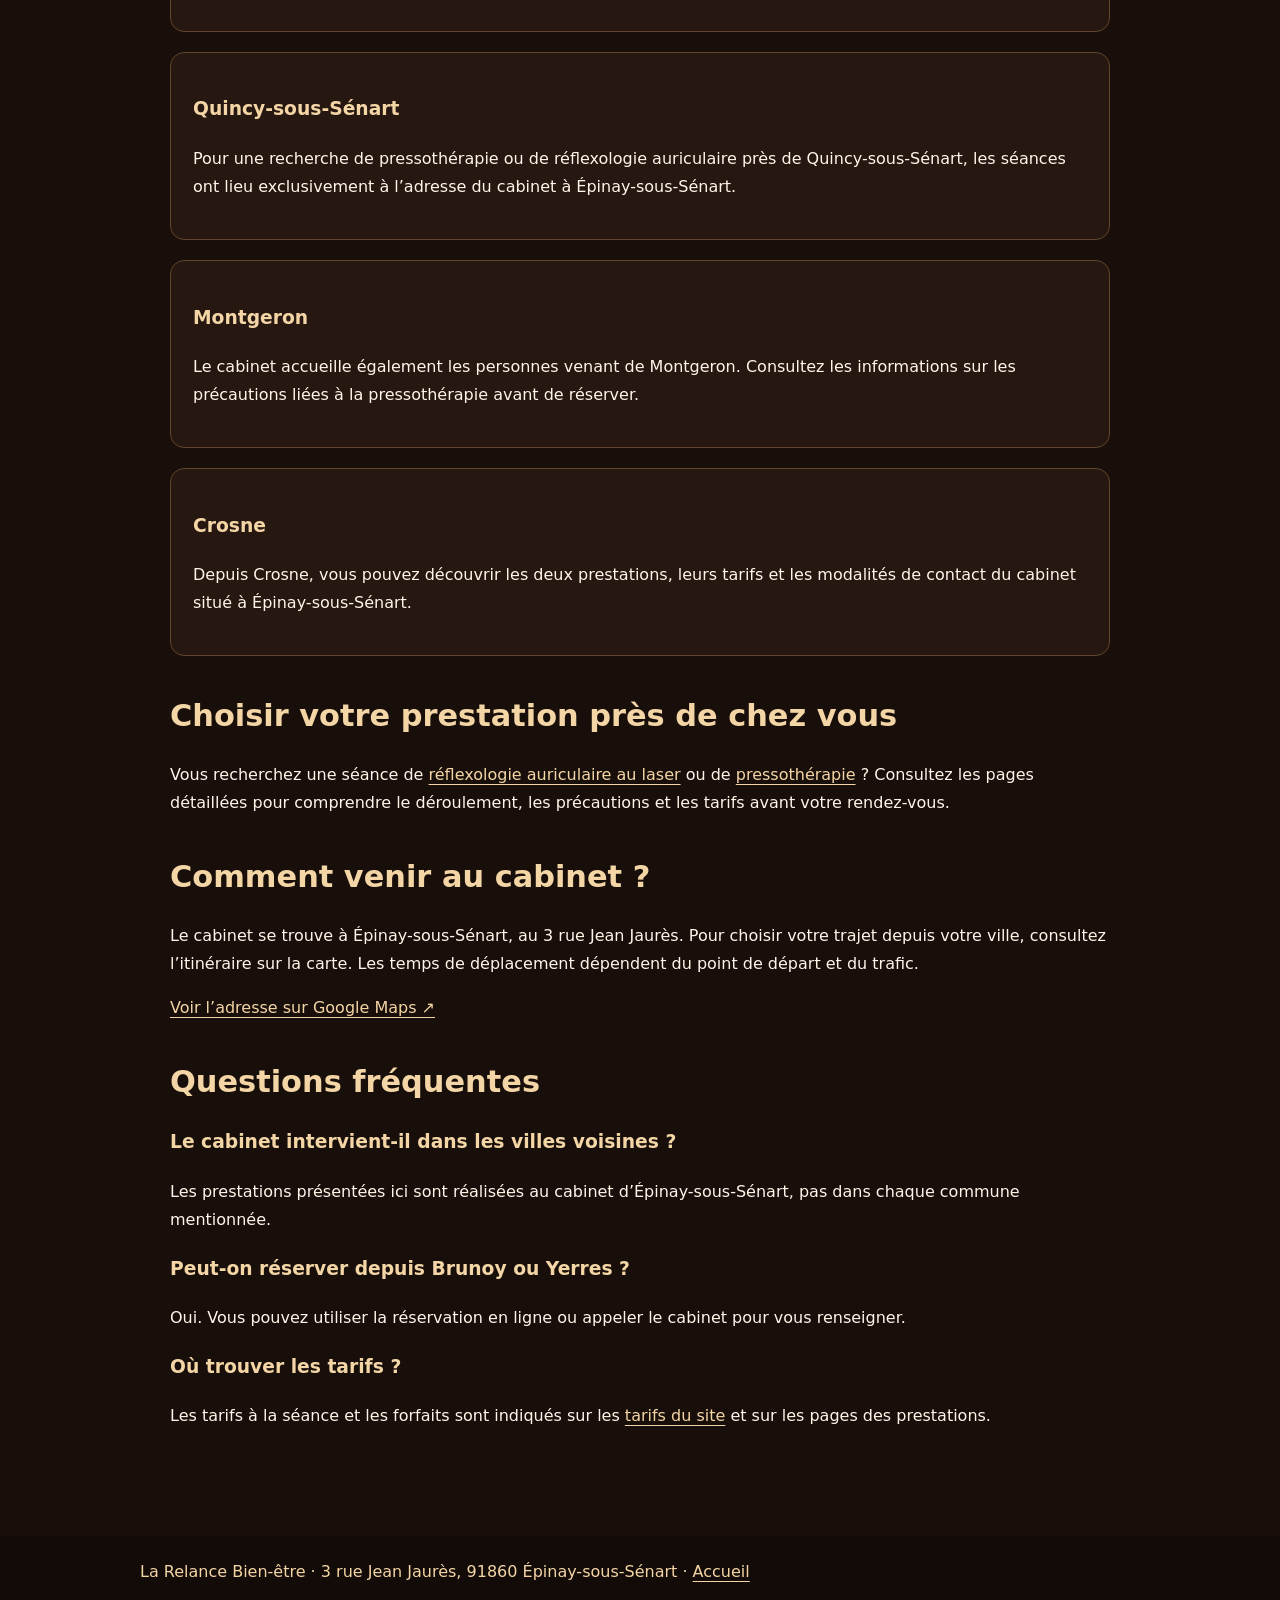
<file: cabinet-bien-etre-brunoy-yerres-boussy.html>
<!doctype html><html lang="fr"><head><meta charset="utf-8"><meta name="viewport" content="width=device-width,initial-scale=1"><title>Laser auriculaire et pressothérapie près de Brunoy et Yerres | La Relance</title><meta name="description" content="Cabinet à Épinay-sous-Sénart pour laser auriculaire et pressothérapie, près de Brunoy, Yerres, Boussy-Saint-Antoine, Quincy-sous-Sénart et Montgeron."><meta name="robots" content="index,follow"><link rel="canonical" href="https://tarikmouhtadi-ux.github.io/reflexologie-bien-etre/cabinet-bien-etre-brunoy-yerres-boussy.html"><style>body{margin:0;background:#190f0a;color:#fff5e9;font:16px/1.75 "DM Sans",system-ui,sans-serif}header,footer{background:#120b08;color:#f4d5a5;padding:22px max(24px,calc((100% - 1000px)/2));border-bottom:1px solid #62452d}header a,footer a{color:#f4d5a5}main{max-width:940px;margin:auto;padding:48px 24px 90px}h1{font-size:clamp(2rem,5vw,3.5rem);line-height:1.15;color:#f4d5a5}h2{font-size:clamp(1.4rem,3vw,1.9rem);line-height:1.3;margin-top:40px;color:#f4d5a5}h3{color:#f4d5a5}a{color:#f4d5a5;text-underline-offset:4px}a:focus-visible,summary:focus-visible{outline:2px solid #f4d5a5;outline-offset:4px}.box,.card{background:#261710;border:1px solid #62452d;border-radius:14px;padding:22px;margin:20px 0}summary{cursor:pointer}.cta{display:inline-block;background:#d9ac70;color:#190f0a;font-weight:700;padding:13px 22px;border-radius:8px;text-decoration:none;margin:8px 12px 8px 0}small{font-size:.85rem}@media(max-width:600px){main{padding:28px 18px 75px}.box,.card{padding:18px}header,footer{padding:18px}}</style><script type="application/ld+json">{"@context":"https://schema.org","@type":"WebPage","name":"Laser auriculaire et pressothérapie autour d’Épinay-sous-Sénart","url":"https://tarikmouhtadi-ux.github.io/reflexologie-bien-etre/cabinet-bien-etre-brunoy-yerres-boussy.html","about":{"@type":"LocalBusiness","name":"La Relance Bien-être","telephone":"+33766861379","address":{"@type":"PostalAddress","streetAddress":"3 rue Jean Jaurès","postalCode":"91860","addressLocality":"Épinay-sous-Sénart","addressCountry":"FR"}}}</script><script type="application/ld+json">{"@context":"https://schema.org","@type":"BreadcrumbList","itemListElement":[{"@type":"ListItem","position":1,"name":"Accueil","item":"https://tarikmouhtadi-ux.github.io/reflexologie-bien-etre/"},{"@type":"ListItem","position":2,"name":"Villes à proximité","item":"https://tarikmouhtadi-ux.github.io/reflexologie-bien-etre/cabinet-bien-etre-brunoy-yerres-boussy.html"}]}</script></head><body><header><a href="https://tarikmouhtadi-ux.github.io/reflexologie-bien-etre/">← La Relance Bien-être · Accueil</a></header><main><nav><a href="https://tarikmouhtadi-ux.github.io/reflexologie-bien-etre/">Accueil</a> › Villes à proximité</nav><h1>Laser auriculaire et pressothérapie près de Brunoy, Yerres et Boussy-Saint-Antoine</h1><p>La Relance Bien-être vous reçoit au <strong>3 rue Jean Jaurès, 91860 Épinay-sous-Sénart</strong>. Que vous habitiez la commune ou une ville voisine, les rendez-vous se déroulent à cette adresse unique.</p><div class="card"><h2>Deux prestations au cabinet</h2><p><a href="https://tarikmouhtadi-ux.github.io/reflexologie-bien-etre/laser-auriculaire-epinay-sous-senart.html">Laser auriculaire / réflexologie auriculaire</a> : 150 € la séance, forfait 4 séances à 360 €. Cette pratique de bien-être ne remplace pas un suivi médical et son efficacité pour le sevrage tabagique n’est pas démontrée.</p><p><a href="https://tarikmouhtadi-ux.github.io/reflexologie-bien-etre/pressotherapie-epinay-sous-senart.html">Pressothérapie</a> : 35 € la séance, forfait 5 séances à 150 €. Certaines situations médicales nécessitent un avis préalable.</p><a class="cta" href="https://tarikmouhtadi-ux.github.io/reflexologie-bien-etre/#reservation">Prendre rendez-vous</a><a href="tel:+33766861379">Appeler le cabinet</a></div><h2>Les communes voisines</h2><section class="card"><h3>Brunoy</h3><p>Pour les habitants de Brunoy, les deux prestations sont proposées au cabinet d’Épinay-sous-Sénart. Vous pouvez consulter les tarifs avant de réserver et appeler pour toute question sur le déroulement.</p></section><section class="card"><h3>Yerres</h3><p>Vous habitez Yerres et recherchez une séance de pressothérapie ou de laser auriculaire ? Le cabinet est situé à Épinay-sous-Sénart : aucun soin n’est annoncé à domicile à Yerres.</p></section><section class="card"><h3>Boussy-Saint-Antoine</h3><p>Depuis Boussy-Saint-Antoine, prenez rendez-vous pour l’une des deux prestations proposées au 3 rue Jean Jaurès. Les forfaits sont présentés sur le site.</p></section><section class="card"><h3>Quincy-sous-Sénart</h3><p>Pour une recherche de pressothérapie ou de réflexologie auriculaire près de Quincy-sous-Sénart, les séances ont lieu exclusivement à l’adresse du cabinet à Épinay-sous-Sénart.</p></section><section class="card"><h3>Montgeron</h3><p>Le cabinet accueille également les personnes venant de Montgeron. Consultez les informations sur les précautions liées à la pressothérapie avant de réserver.</p></section><section class="card"><h3>Crosne</h3><p>Depuis Crosne, vous pouvez découvrir les deux prestations, leurs tarifs et les modalités de contact du cabinet situé à Épinay-sous-Sénart.</p></section><h2>Choisir votre prestation près de chez vous</h2><p>Vous recherchez une séance de <a href="https://tarikmouhtadi-ux.github.io/reflexologie-bien-etre/laser-auriculaire-epinay-sous-senart.html">réflexologie auriculaire au laser</a> ou de <a href="https://tarikmouhtadi-ux.github.io/reflexologie-bien-etre/pressotherapie-epinay-sous-senart.html">pressothérapie</a> ? Consultez les pages détaillées pour comprendre le déroulement, les précautions et les tarifs avant votre rendez-vous.</p><h2>Comment venir au cabinet ?</h2><p>Le cabinet se trouve à Épinay-sous-Sénart, au 3 rue Jean Jaurès. Pour choisir votre trajet depuis votre ville, consultez l’itinéraire sur la carte. Les temps de déplacement dépendent du point de départ et du trafic.</p><p><a href="https://www.google.com/maps/search/?api=1&amp;query=3%20rue%20Jean%20Jaur%C3%A8s%2091860%20%C3%89pinay-sous-S%C3%A9nart" target="_blank" rel="noopener noreferrer">Voir l’adresse sur Google Maps ↗</a></p><h2>Questions fréquentes</h2><h3>Le cabinet intervient-il dans les villes voisines ?</h3><p>Les prestations présentées ici sont réalisées au cabinet d’Épinay-sous-Sénart, pas dans chaque commune mentionnée.</p><h3>Peut-on réserver depuis Brunoy ou Yerres ?</h3><p>Oui. Vous pouvez utiliser la réservation en ligne ou appeler le cabinet pour vous renseigner.</p><h3>Où trouver les tarifs ?</h3><p>Les tarifs à la séance et les forfaits sont indiqués sur les <a href="https://tarikmouhtadi-ux.github.io/reflexologie-bien-etre/#tarifs">tarifs du site</a> et sur les pages des prestations.</p></main><footer>La Relance Bien-être · 3 rue Jean Jaurès, 91860 Épinay-sous-Sénart · <a href="https://tarikmouhtadi-ux.github.io/reflexologie-bien-etre/">Accueil</a></footer></body></html>
</file>
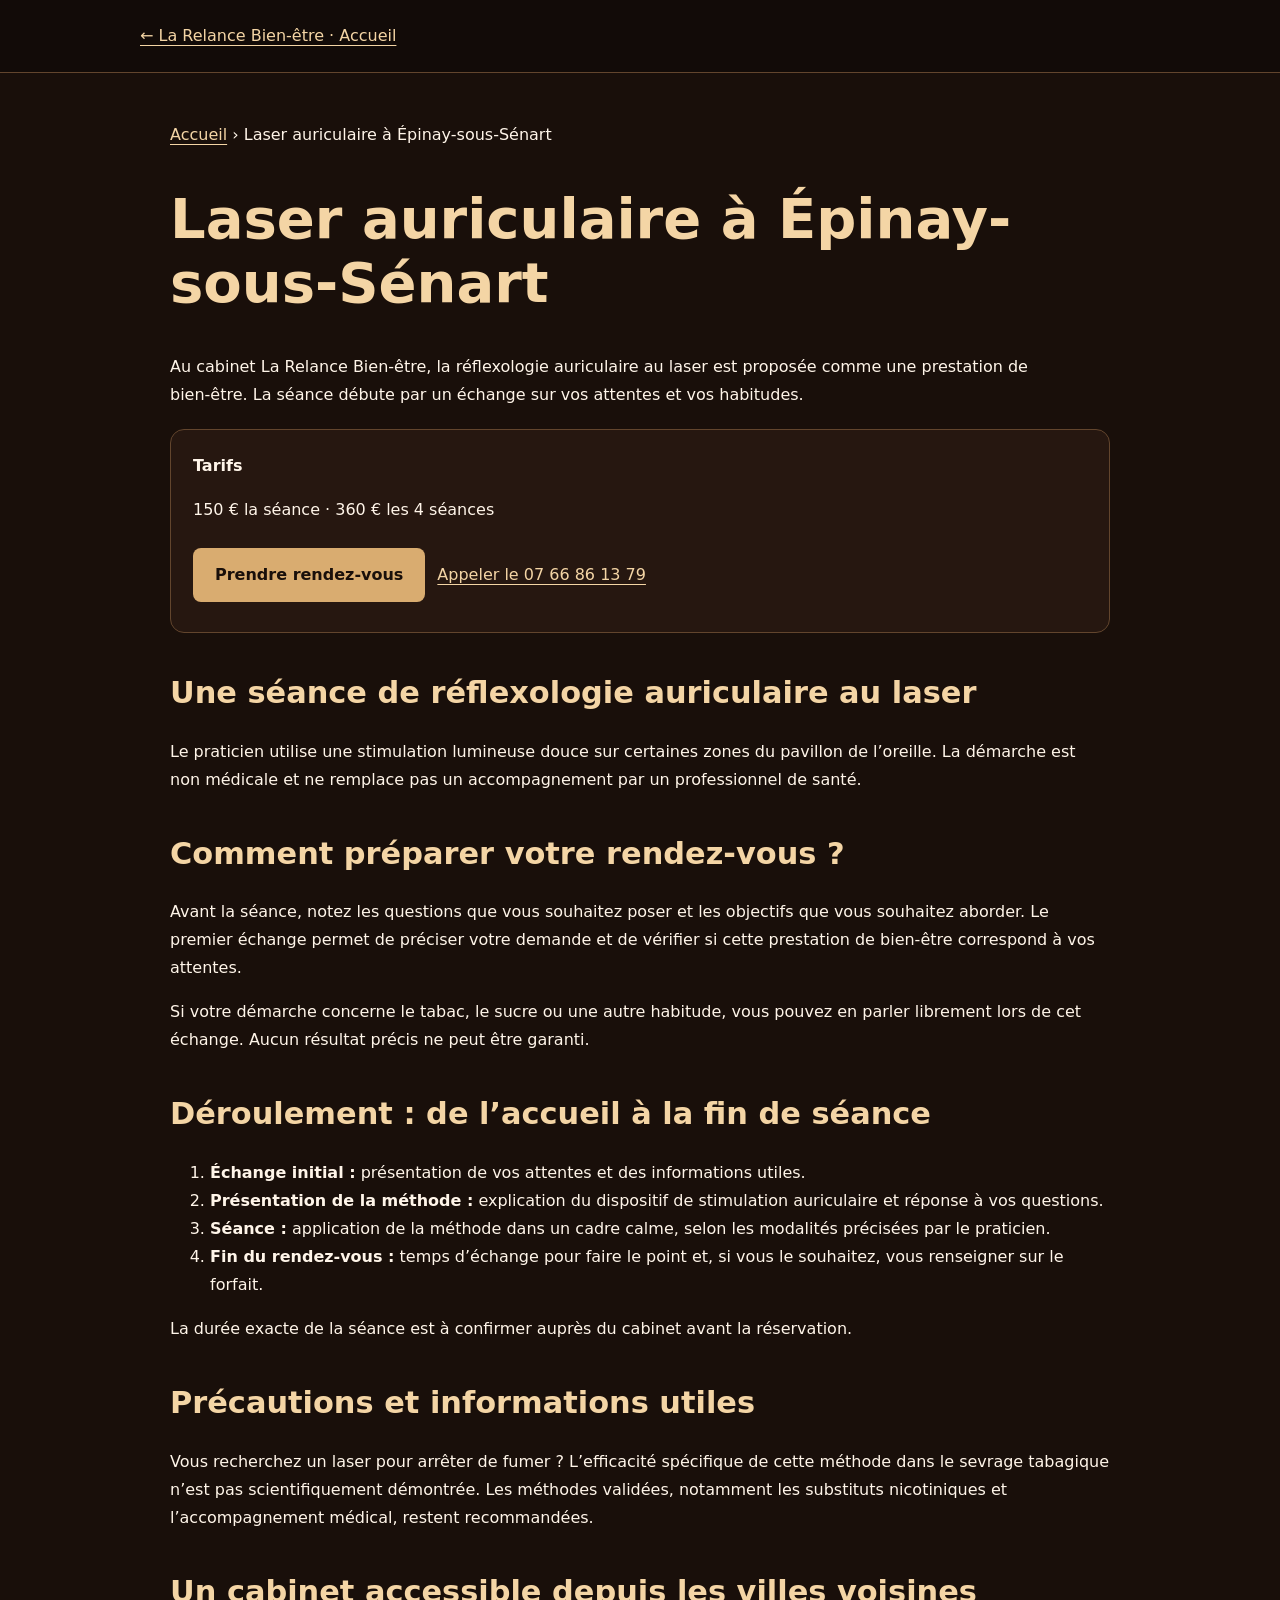
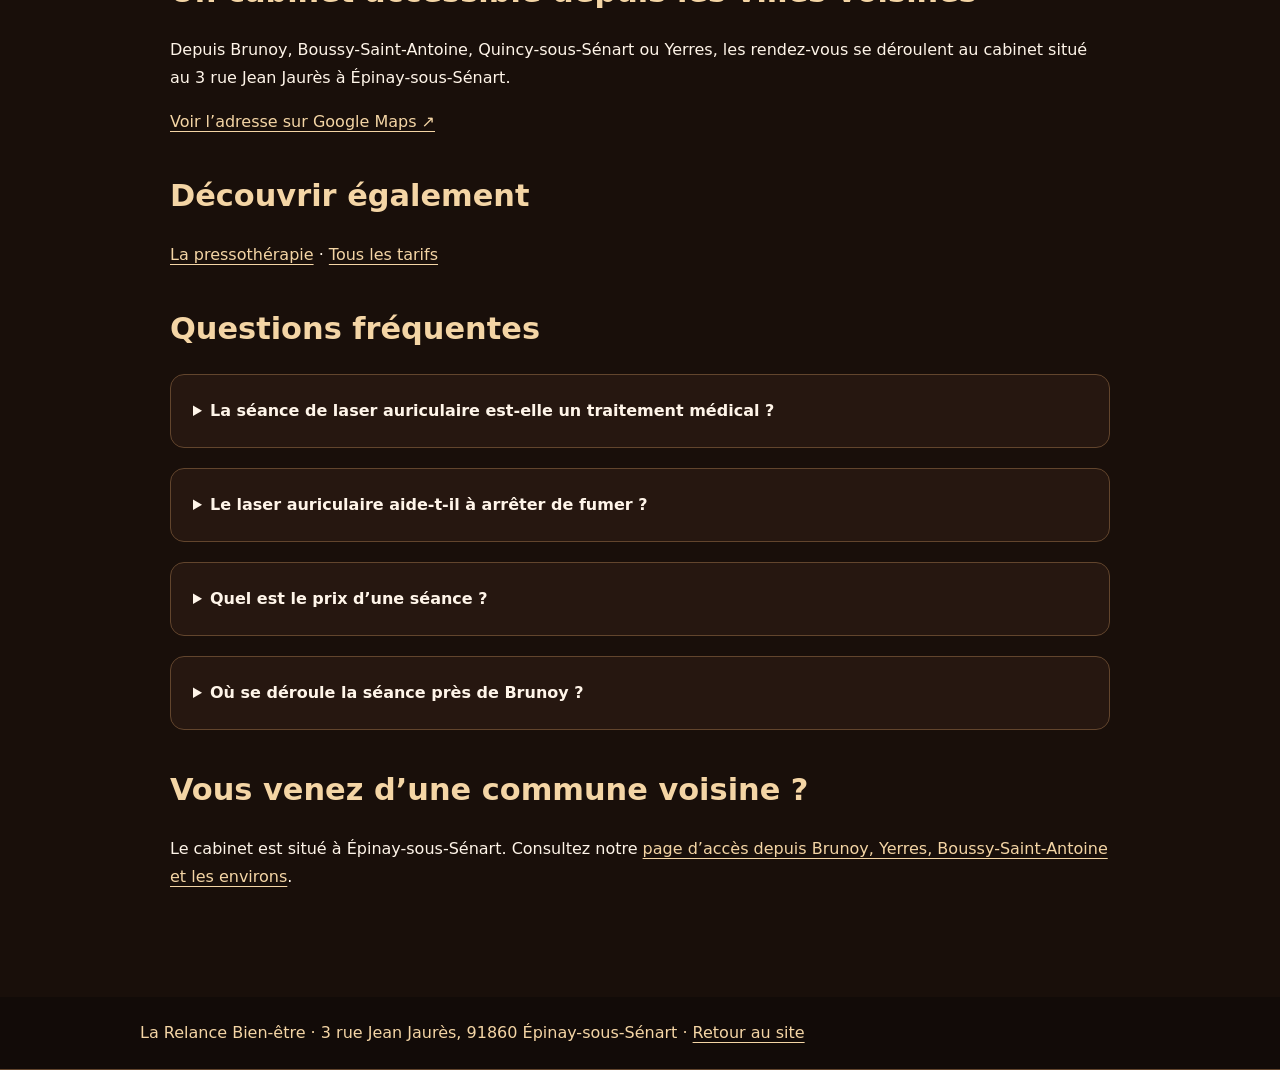
<file: laser-auriculaire-epinay-sous-senart.html>
<!doctype html>
<html lang="fr"><head><meta charset="utf-8"><meta name="viewport" content="width=device-width, initial-scale=1">
<title>Laser auriculaire à Épinay-sous-Sénart | La Relance Bien-être</title><meta name="description" content="Découvrez la réflexologie auriculaire au laser à Épinay-sous-Sénart, près de Brunoy, Yerres et Boussy-Saint-Antoine. Séance 150 €, forfait 4 séances 360 €."><meta name="robots" content="index,follow">
<link rel="canonical" href="https://tarikmouhtadi-ux.github.io/reflexologie-bien-etre/laser-auriculaire-epinay-sous-senart.html"><meta property="og:type" content="website"><meta property="og:locale" content="fr_FR"><meta property="og:title" content="Laser auriculaire à Épinay-sous-Sénart | La Relance Bien-être"><meta property="og:description" content="Découvrez la réflexologie auriculaire au laser à Épinay-sous-Sénart, près de Brunoy, Yerres et Boussy-Saint-Antoine. Séance 150 €, forfait 4 séances 360 €."><meta property="og:url" content="https://tarikmouhtadi-ux.github.io/reflexologie-bien-etre/laser-auriculaire-epinay-sous-senart.html">
<style>body{margin:0;background:#190f0a;color:#fff5e9;font:16px/1.75 "DM Sans",system-ui,sans-serif}header,footer{background:#120b08;color:#f4d5a5;padding:22px max(24px,calc((100% - 1000px)/2));border-bottom:1px solid #62452d}header a,footer a{color:#f4d5a5}main{max-width:940px;margin:auto;padding:48px 24px 90px}h1{font-size:clamp(2rem,5vw,3.5rem);line-height:1.15;color:#f4d5a5}h2{font-size:clamp(1.4rem,3vw,1.9rem);line-height:1.3;margin-top:40px;color:#f4d5a5}h3{color:#f4d5a5}a{color:#f4d5a5;text-underline-offset:4px}a:focus-visible,summary:focus-visible{outline:2px solid #f4d5a5;outline-offset:4px}.box,.card{background:#261710;border:1px solid #62452d;border-radius:14px;padding:22px;margin:20px 0}summary{cursor:pointer}.cta{display:inline-block;background:#d9ac70;color:#190f0a;font-weight:700;padding:13px 22px;border-radius:8px;text-decoration:none;margin:8px 12px 8px 0}small{font-size:.85rem}@media(max-width:600px){main{padding:28px 18px 75px}.box,.card{padding:18px}header,footer{padding:18px}}</style>
<script type="application/ld+json">{"@context":"https://schema.org","@type":"Service","name":"Laser auriculaire à Épinay-sous-Sénart","description":"Découvrez la réflexologie auriculaire au laser à Épinay-sous-Sénart, près de Brunoy, Yerres et Boussy-Saint-Antoine. Séance 150 €, forfait 4 séances 360 €.","url":"https://tarikmouhtadi-ux.github.io/reflexologie-bien-etre/laser-auriculaire-epinay-sous-senart.html","provider":{"@type":"LocalBusiness","name":"La Relance Bien-être","telephone":"+33766861379","address":{"@type":"PostalAddress","streetAddress":"3 rue Jean Jaurès","postalCode":"91860","addressLocality":"Épinay-sous-Sénart","addressCountry":"FR"}},"areaServed":["Épinay-sous-Sénart","Brunoy","Boussy-Saint-Antoine","Quincy-sous-Sénart","Yerres","Montgeron"]}</script><script type="application/ld+json">{"@context":"https://schema.org","@type":"BreadcrumbList","itemListElement":[{"@type":"ListItem","position":1,"name":"Accueil","item":"https://tarikmouhtadi-ux.github.io/reflexologie-bien-etre/"},{"@type":"ListItem","position":2,"name":"Laser auriculaire","item":"https://tarikmouhtadi-ux.github.io/reflexologie-bien-etre/laser-auriculaire-epinay-sous-senart.html"}]}</script></head>
<body><header><a href="https://tarikmouhtadi-ux.github.io/reflexologie-bien-etre/">← La Relance Bien-être · Accueil</a></header><main><nav aria-label="Fil d’Ariane"><a href="https://tarikmouhtadi-ux.github.io/reflexologie-bien-etre/">Accueil</a> › Laser auriculaire à Épinay-sous-Sénart</nav><h1>Laser auriculaire à Épinay-sous-Sénart</h1><p>Au cabinet La Relance Bien-être, la réflexologie auriculaire au laser est proposée comme une prestation de bien-être. La séance débute par un échange sur vos attentes et vos habitudes.</p><div class="box"><strong>Tarifs</strong><p>150 € la séance · 360 € les 4 séances</p><a class="cta" href="https://tarikmouhtadi-ux.github.io/reflexologie-bien-etre/#reservation">Prendre rendez-vous</a><a href="tel:+33766861379">Appeler le 07 66 86 13 79</a></div><section><h2>Une séance de réflexologie auriculaire au laser</h2><p>Le praticien utilise une stimulation lumineuse douce sur certaines zones du pavillon de l’oreille. La démarche est non médicale et ne remplace pas un accompagnement par un professionnel de santé.</p></section><section><h2>Comment préparer votre rendez-vous ?</h2><p>Avant la séance, notez les questions que vous souhaitez poser et les objectifs que vous souhaitez aborder. Le premier échange permet de préciser votre demande et de vérifier si cette prestation de bien-être correspond à vos attentes.</p><p>Si votre démarche concerne le tabac, le sucre ou une autre habitude, vous pouvez en parler librement lors de cet échange. Aucun résultat précis ne peut être garanti.</p></section><section><h2>Déroulement : de l’accueil à la fin de séance</h2><ol><li><strong>Échange initial :</strong> présentation de vos attentes et des informations utiles.</li><li><strong>Présentation de la méthode :</strong> explication du dispositif de stimulation auriculaire et réponse à vos questions.</li><li><strong>Séance :</strong> application de la méthode dans un cadre calme, selon les modalités précisées par le praticien.</li><li><strong>Fin du rendez-vous :</strong> temps d’échange pour faire le point et, si vous le souhaitez, vous renseigner sur le forfait.</li></ol><p>La durée exacte de la séance est à confirmer auprès du cabinet avant la réservation.</p></section><section><h2>Précautions et informations utiles</h2><p>Vous recherchez un laser pour arrêter de fumer ? L’efficacité spécifique de cette méthode dans le sevrage tabagique n’est pas scientifiquement démontrée. Les méthodes validées, notamment les substituts nicotiniques et l’accompagnement médical, restent recommandées.</p></section><section><h2>Un cabinet accessible depuis les villes voisines</h2><p>Depuis Brunoy, Boussy-Saint-Antoine, Quincy-sous-Sénart ou Yerres, les rendez-vous se déroulent au cabinet situé au 3 rue Jean Jaurès à Épinay-sous-Sénart.</p><p><a href="https://www.google.com/maps/search/?api=1&amp;query=3%20rue%20Jean%20Jaur%C3%A8s%2091860%20%C3%89pinay-sous-S%C3%A9nart">Voir l’adresse sur Google Maps ↗</a></p></section><section><h2>Découvrir également</h2><p><a href="https://tarikmouhtadi-ux.github.io/reflexologie-bien-etre/pressotherapie-epinay-sous-senart.html">La pressothérapie</a> · <a href="https://tarikmouhtadi-ux.github.io/reflexologie-bien-etre/#tarifs">Tous les tarifs</a></p></section><section><h2>Questions fréquentes</h2><details class="card"><summary><strong>La séance de laser auriculaire est-elle un traitement médical ?</strong></summary><p>Non. Il s’agit ici d’une prestation de bien-être, qui ne remplace ni une consultation médicale ni un traitement.</p></details><details class="card"><summary><strong>Le laser auriculaire aide-t-il à arrêter de fumer ?</strong></summary><p>Son efficacité spécifique pour arrêter de fumer n’est pas scientifiquement démontrée. Pour un sevrage, demandez conseil à un professionnel de santé.</p></details><details class="card"><summary><strong>Quel est le prix d’une séance ?</strong></summary><p>Une séance coûte 150 €. Le forfait de quatre séances est proposé à 360 €.</p></details><details class="card"><summary><strong>Où se déroule la séance près de Brunoy ?</strong></summary><p>Les séances se déroulent au 3 rue Jean Jaurès, 91860 Épinay-sous-Sénart, et non à Brunoy.</p></details></section><section><h2>Vous venez d’une commune voisine ?</h2><p>Le cabinet est situé à Épinay-sous-Sénart. Consultez notre <a href="https://tarikmouhtadi-ux.github.io/reflexologie-bien-etre/cabinet-bien-etre-brunoy-yerres-boussy.html">page d’accès depuis Brunoy, Yerres, Boussy-Saint-Antoine et les environs</a>.</p></section></main><footer>La Relance Bien-être · 3 rue Jean Jaurès, 91860 Épinay-sous-Sénart · <a href="https://tarikmouhtadi-ux.github.io/reflexologie-bien-etre/">Retour au site</a></footer></body></html>
</file>
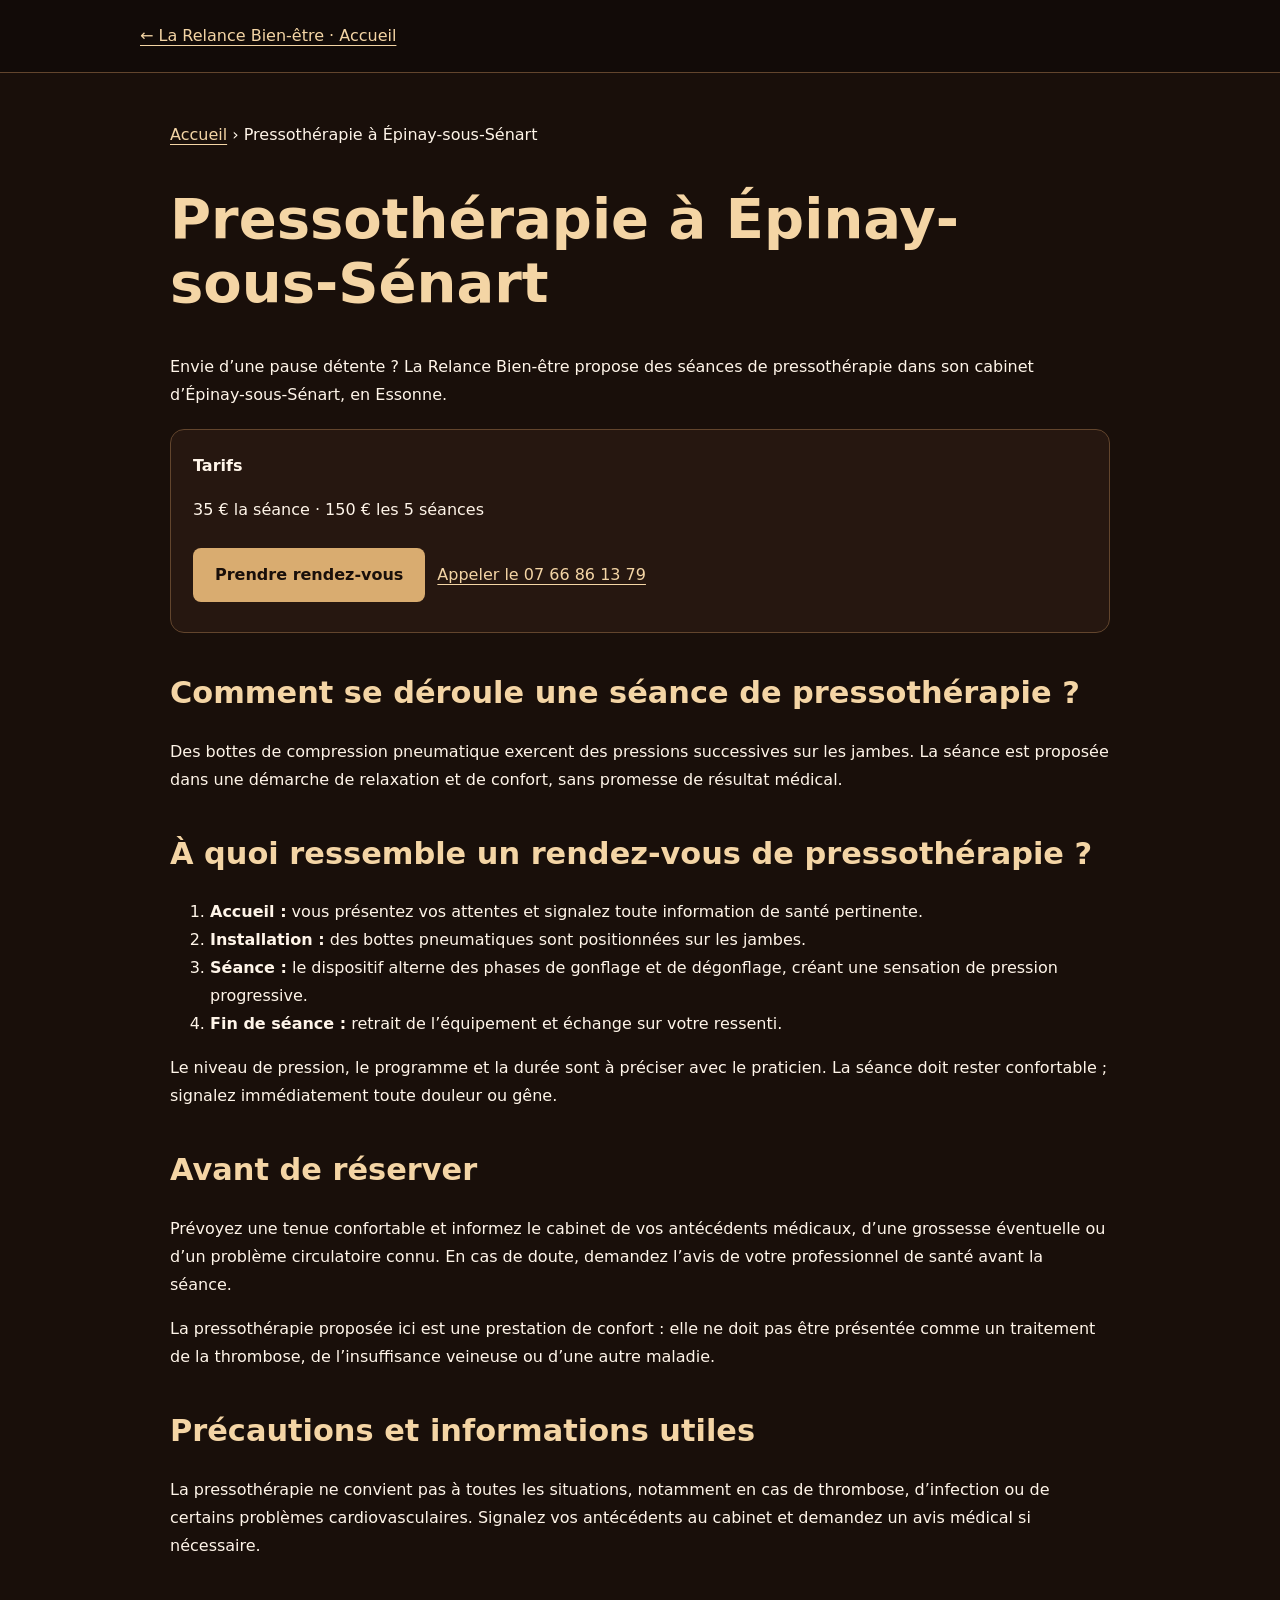
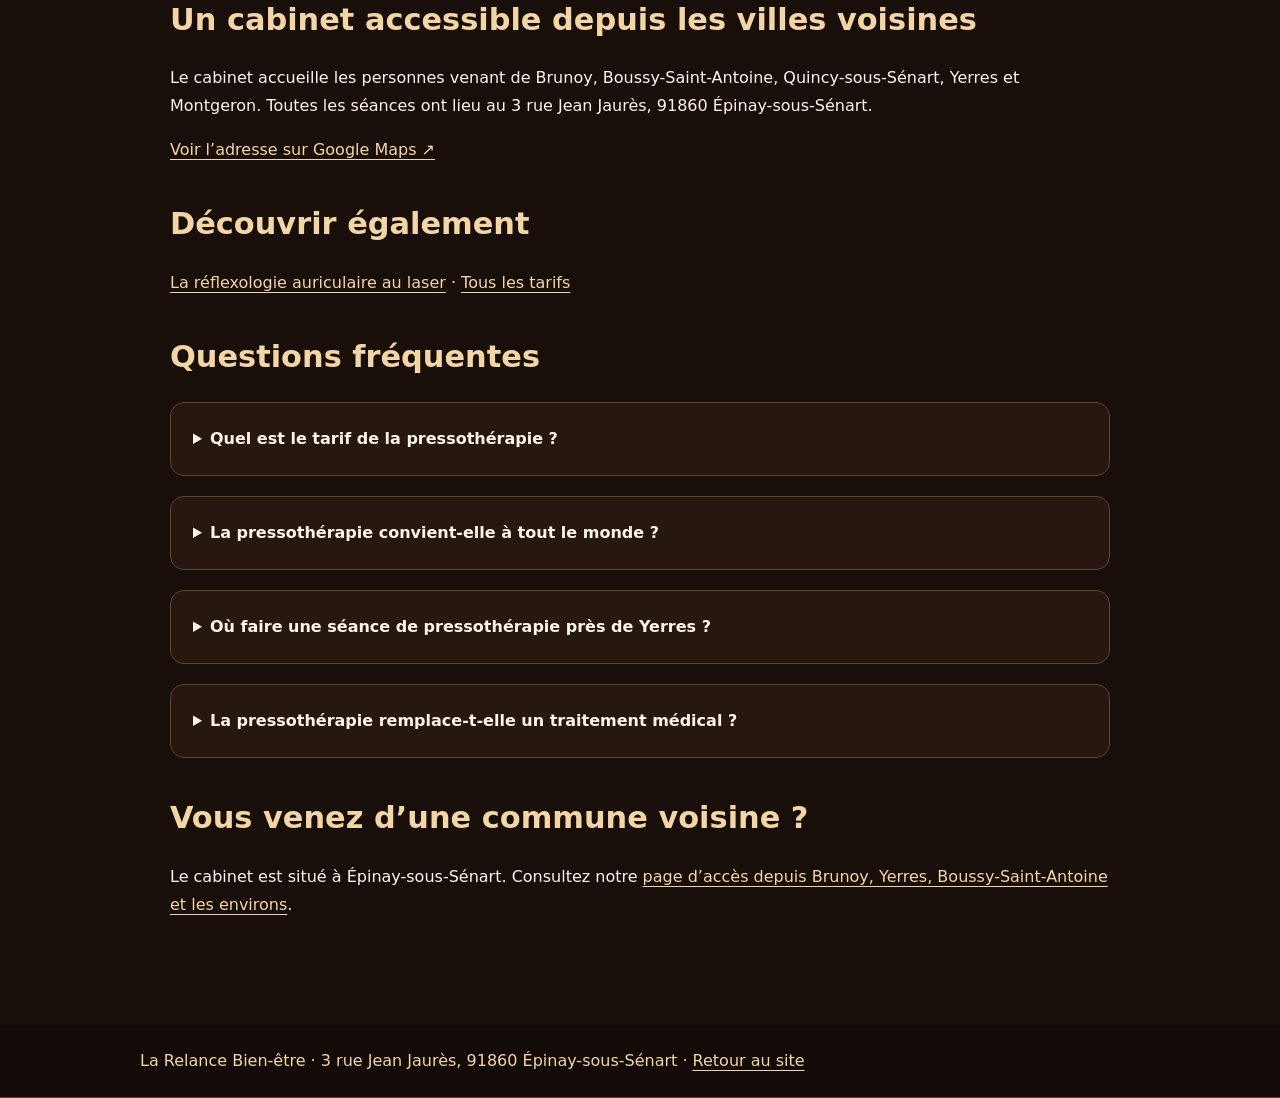
<file: pressotherapie-epinay-sous-senart.html>
<!doctype html>
<html lang="fr"><head><meta charset="utf-8"><meta name="viewport" content="width=device-width, initial-scale=1">
<title>Pressothérapie à Épinay-sous-Sénart | La Relance Bien-être</title><meta name="description" content="Séances de pressothérapie à Épinay-sous-Sénart, près de Brunoy, Yerres et Montgeron. 35 € la séance, forfait 5 séances 150 €. Contact et rendez-vous."><meta name="robots" content="index,follow">
<link rel="canonical" href="https://tarikmouhtadi-ux.github.io/reflexologie-bien-etre/pressotherapie-epinay-sous-senart.html"><meta property="og:type" content="website"><meta property="og:locale" content="fr_FR"><meta property="og:title" content="Pressothérapie à Épinay-sous-Sénart | La Relance Bien-être"><meta property="og:description" content="Séances de pressothérapie à Épinay-sous-Sénart, près de Brunoy, Yerres et Montgeron. 35 € la séance, forfait 5 séances 150 €. Contact et rendez-vous."><meta property="og:url" content="https://tarikmouhtadi-ux.github.io/reflexologie-bien-etre/pressotherapie-epinay-sous-senart.html">
<style>body{margin:0;background:#190f0a;color:#fff5e9;font:16px/1.75 "DM Sans",system-ui,sans-serif}header,footer{background:#120b08;color:#f4d5a5;padding:22px max(24px,calc((100% - 1000px)/2));border-bottom:1px solid #62452d}header a,footer a{color:#f4d5a5}main{max-width:940px;margin:auto;padding:48px 24px 90px}h1{font-size:clamp(2rem,5vw,3.5rem);line-height:1.15;color:#f4d5a5}h2{font-size:clamp(1.4rem,3vw,1.9rem);line-height:1.3;margin-top:40px;color:#f4d5a5}h3{color:#f4d5a5}a{color:#f4d5a5;text-underline-offset:4px}a:focus-visible,summary:focus-visible{outline:2px solid #f4d5a5;outline-offset:4px}.box,.card{background:#261710;border:1px solid #62452d;border-radius:14px;padding:22px;margin:20px 0}summary{cursor:pointer}.cta{display:inline-block;background:#d9ac70;color:#190f0a;font-weight:700;padding:13px 22px;border-radius:8px;text-decoration:none;margin:8px 12px 8px 0}small{font-size:.85rem}@media(max-width:600px){main{padding:28px 18px 75px}.box,.card{padding:18px}header,footer{padding:18px}}</style>
<script type="application/ld+json">{"@context":"https://schema.org","@type":"Service","name":"Pressothérapie à Épinay-sous-Sénart","description":"Séances de pressothérapie à Épinay-sous-Sénart, près de Brunoy, Yerres et Montgeron. 35 € la séance, forfait 5 séances 150 €. Contact et rendez-vous.","url":"https://tarikmouhtadi-ux.github.io/reflexologie-bien-etre/pressotherapie-epinay-sous-senart.html","provider":{"@type":"LocalBusiness","name":"La Relance Bien-être","telephone":"+33766861379","address":{"@type":"PostalAddress","streetAddress":"3 rue Jean Jaurès","postalCode":"91860","addressLocality":"Épinay-sous-Sénart","addressCountry":"FR"}},"areaServed":["Épinay-sous-Sénart","Brunoy","Boussy-Saint-Antoine","Quincy-sous-Sénart","Yerres","Montgeron"]}</script><script type="application/ld+json">{"@context":"https://schema.org","@type":"BreadcrumbList","itemListElement":[{"@type":"ListItem","position":1,"name":"Accueil","item":"https://tarikmouhtadi-ux.github.io/reflexologie-bien-etre/"},{"@type":"ListItem","position":2,"name":"Pressothérapie","item":"https://tarikmouhtadi-ux.github.io/reflexologie-bien-etre/pressotherapie-epinay-sous-senart.html"}]}</script></head>
<body><header><a href="https://tarikmouhtadi-ux.github.io/reflexologie-bien-etre/">← La Relance Bien-être · Accueil</a></header><main><nav aria-label="Fil d’Ariane"><a href="https://tarikmouhtadi-ux.github.io/reflexologie-bien-etre/">Accueil</a> › Pressothérapie à Épinay-sous-Sénart</nav><h1>Pressothérapie à Épinay-sous-Sénart</h1><p>Envie d’une pause détente ? La Relance Bien-être propose des séances de pressothérapie dans son cabinet d’Épinay-sous-Sénart, en Essonne.</p><div class="box"><strong>Tarifs</strong><p>35 € la séance · 150 € les 5 séances</p><a class="cta" href="https://tarikmouhtadi-ux.github.io/reflexologie-bien-etre/#reservation">Prendre rendez-vous</a><a href="tel:+33766861379">Appeler le 07 66 86 13 79</a></div><section><h2>Comment se déroule une séance de pressothérapie ?</h2><p>Des bottes de compression pneumatique exercent des pressions successives sur les jambes. La séance est proposée dans une démarche de relaxation et de confort, sans promesse de résultat médical.</p></section><section><h2>À quoi ressemble un rendez-vous de pressothérapie ?</h2><ol><li><strong>Accueil :</strong> vous présentez vos attentes et signalez toute information de santé pertinente.</li><li><strong>Installation :</strong> des bottes pneumatiques sont positionnées sur les jambes.</li><li><strong>Séance :</strong> le dispositif alterne des phases de gonflage et de dégonflage, créant une sensation de pression progressive.</li><li><strong>Fin de séance :</strong> retrait de l’équipement et échange sur votre ressenti.</li></ol><p>Le niveau de pression, le programme et la durée sont à préciser avec le praticien. La séance doit rester confortable ; signalez immédiatement toute douleur ou gêne.</p></section><section><h2>Avant de réserver</h2><p>Prévoyez une tenue confortable et informez le cabinet de vos antécédents médicaux, d’une grossesse éventuelle ou d’un problème circulatoire connu. En cas de doute, demandez l’avis de votre professionnel de santé avant la séance.</p><p>La pressothérapie proposée ici est une prestation de confort : elle ne doit pas être présentée comme un traitement de la thrombose, de l’insuffisance veineuse ou d’une autre maladie.</p></section><section><h2>Précautions et informations utiles</h2><p>La pressothérapie ne convient pas à toutes les situations, notamment en cas de thrombose, d’infection ou de certains problèmes cardiovasculaires. Signalez vos antécédents au cabinet et demandez un avis médical si nécessaire.</p></section><section><h2>Un cabinet accessible depuis les villes voisines</h2><p>Le cabinet accueille les personnes venant de Brunoy, Boussy-Saint-Antoine, Quincy-sous-Sénart, Yerres et Montgeron. Toutes les séances ont lieu au 3 rue Jean Jaurès, 91860 Épinay-sous-Sénart.</p><p><a href="https://www.google.com/maps/search/?api=1&amp;query=3%20rue%20Jean%20Jaur%C3%A8s%2091860%20%C3%89pinay-sous-S%C3%A9nart">Voir l’adresse sur Google Maps ↗</a></p></section><section><h2>Découvrir également</h2><p><a href="https://tarikmouhtadi-ux.github.io/reflexologie-bien-etre/laser-auriculaire-epinay-sous-senart.html">La réflexologie auriculaire au laser</a> · <a href="https://tarikmouhtadi-ux.github.io/reflexologie-bien-etre/#tarifs">Tous les tarifs</a></p></section><section><h2>Questions fréquentes</h2><details class="card"><summary><strong>Quel est le tarif de la pressothérapie ?</strong></summary><p>La séance est à 35 € et le forfait de cinq séances à 150 €.</p></details><details class="card"><summary><strong>La pressothérapie convient-elle à tout le monde ?</strong></summary><p>Non. Certaines maladies cardiovasculaires, thromboses et infections peuvent constituer des contre-indications. Un avis médical peut être nécessaire.</p></details><details class="card"><summary><strong>Où faire une séance de pressothérapie près de Yerres ?</strong></summary><p>Le cabinet La Relance Bien-être vous accueille au 3 rue Jean Jaurès, 91860 Épinay-sous-Sénart.</p></details><details class="card"><summary><strong>La pressothérapie remplace-t-elle un traitement médical ?</strong></summary><p>Non. La prestation présentée sur ce site vise la relaxation et le confort. Elle ne remplace pas un traitement médical.</p></details></section><section><h2>Vous venez d’une commune voisine ?</h2><p>Le cabinet est situé à Épinay-sous-Sénart. Consultez notre <a href="https://tarikmouhtadi-ux.github.io/reflexologie-bien-etre/cabinet-bien-etre-brunoy-yerres-boussy.html">page d’accès depuis Brunoy, Yerres, Boussy-Saint-Antoine et les environs</a>.</p></section></main><footer>La Relance Bien-être · 3 rue Jean Jaurès, 91860 Épinay-sous-Sénart · <a href="https://tarikmouhtadi-ux.github.io/reflexologie-bien-etre/">Retour au site</a></footer></body></html>
</file>
<file: style.css>
:root{--bg:#190f0a;--bg-dark:#120b08;--panel:#261710;--panel-light:#302017;--border:#5a3d27;--line:#62452d;--gold:#d9ac70;--gold-light:#f4d5a5;--gold-dark:#9f6d3a;--cream:#fff5e9;--muted:#c7b2a0;--muted-dark:#9e8978;--sans:"DM Sans",sans-serif;--serif:"Playfair Display",Georgia,serif}*{box-sizing:border-box}html{scroll-behavior:smooth;scroll-padding-top:90px}body{margin:0;background:var(--bg);color:var(--cream);font:400 15px/1.7 var(--sans);-webkit-font-smoothing:antialiased}a{color:inherit;text-decoration:none}button,input,select,textarea{font:inherit}button{cursor:pointer}button:focus-visible,a:focus-visible,input:focus-visible,select:focus-visible,textarea:focus-visible,summary:focus-visible{outline:2px solid var(--gold-light);outline-offset:4px}img{max-width:100%;display:block}.container{width:min(1220px,calc(100% - 76px));margin-inline:auto}.skip-link{position:absolute;left:12px;top:-80px;background:var(--gold);color:#1c110b;padding:12px;z-index:100}.skip-link:focus{top:12px}.site-header{height:80px;position:sticky;top:0;z-index:50;background:#180f0bea;border-bottom:1px solid #90603939;backdrop-filter:blur(17px)}.header-inner{height:100%;display:flex;align-items:center;justify-content:space-between;gap:20px}.brand{display:inline-flex;align-items:center;gap:10px;white-space:nowrap}.brand-symbol{width:42px;height:42px;display:grid;place-items:center;background:linear-gradient(145deg,#4b2f1d,#1b110d);border:1px solid #bc85484a;border-radius:12px}.brand-symbol img{width:34px;height:34px;object-fit:contain}.brand-name{font:700 13px/1.1 var(--serif);letter-spacing:.15em}.brand-name small{display:block;font:700 9px/1 var(--sans);letter-spacing:.35em;margin-top:6px;color:var(--gold)}.site-nav{display:flex;align-items:center;gap:22px}.site-nav a{font-size:12px;font-weight:600;color:#e6d6c5;transition:color .2s}.site-nav a:hover{color:var(--gold-light)}.header-call{white-space:nowrap;background:linear-gradient(115deg,#efd19e,#c69354);color:#2e1c11;padding:12px 17px;border-radius:10px;font-size:11px;font-weight:800}.header-call span{margin-left:9px}.menu-toggle{display:none;background:transparent;border:0;padding:10px}.menu-toggle span{display:block;background:var(--cream);width:25px;height:2px;margin:5px}.hero{position:relative;overflow:hidden;background:radial-gradient(ellipse at 87% 25%,#52321e 0%,#24160f 44%,#170e0a 85%)}.hero:before{content:"";position:absolute;inset:0;pointer-events:none;opacity:.16;background-image:radial-gradient(#dda66f 1px,transparent 1px);background-size:28px 28px;mask-image:linear-gradient(90deg,transparent 50%,#000)}.hero-grid{min-height:670px;display:grid;grid-template-columns:1.08fr .92fr;gap:55px;align-items:center;padding:60px 0 75px;position:relative}.hero-copy{position:relative;z-index:2}.overline,.section-label{display:inline-flex;align-items:center;gap:10px;color:var(--gold);font-size:10px;font-weight:800;letter-spacing:.17em}.overline-dot{width:7px;height:7px;border-radius:50%;background:var(--gold);box-shadow:0 0 12px #e2ad7180}h1,h2,h3,p{margin-top:0}h1,h2{font-family:var(--serif);font-weight:500;letter-spacing:-.045em}h1{font-size:clamp(52px,5.4vw,80px);line-height:1.13;margin:30px 0}h1 em,h2 em{color:var(--gold-light);font-weight:400}.hero-lead{font-size:16px;line-height:1.85;color:#e8d9c8;max-width:610px}.hero-lead strong{color:#ffedd8;font-weight:700}.hero-detail{color:var(--muted);font-size:14px;max-width:580px}.hero-actions{display:flex;flex-wrap:wrap;gap:14px;margin:30px 0 45px}.btn{display:inline-flex;align-items:center;justify-content:center;gap:28px;border-radius:11px;padding:15px 23px;font-weight:800;font-size:12px;line-height:1.5;border:1px solid transparent;transition:background .2s,transform .2s,color .2s}.btn:hover{transform:translateY(-3px)}.btn-gold{background:linear-gradient(115deg,#f0d19e,#c38e4b);color:#291709}.btn-gold:hover{background:linear-gradient(115deg,#ffe0aa,#d9a76c)}.btn-outline{background:#27191068;border-color:#9c774e85;color:#f6e5d1}.btn-outline:hover{background:#462c1d}.hero-stats{display:flex;gap:15px;border-top:1px solid #98704466;padding-top:23px;max-width:610px}.hero-stats>div{display:flex;align-items:center;gap:11px;flex:1;font-size:11px;line-height:1.5;color:#d3bb9f}.stat-icon{display:grid;place-items:center;flex:0 0 33px;height:33px;border:1px solid #a77a5077;border-radius:50%;font-size:10px;color:var(--gold-light)}.hero-showcase{height:530px;position:relative;display:flex;flex-direction:column;justify-content:space-between;overflow:hidden;border-radius:22px;background:radial-gradient(ellipse at 55% 45%,#745039 0%,#3f2418 32%,#21140f 73%,#170c09 100%);border:1px solid #9b693f66;box-shadow:0 35px 100px #090604aa,inset 0 0 90px #160c09aa}.hero-showcase:before,.hero-showcase:after{content:"";position:absolute;border-radius:50%;border:1px solid #ce92584c;left:50%;top:49%;transform:translate(-50%,-50%) rotate(20deg);width:75%;height:62%}.hero-showcase:after{width:88%;height:78%;transform:translate(-50%,-50%) rotate(-14deg);border-color:#d5a36c26}.showcase-glow{position:absolute;width:260px;height:260px;border-radius:50%;background:#ecb1672e;filter:blur(70px);top:24%;left:20%}.showcase-top,.showcase-foot{display:flex;justify-content:space-between;align-items:center;padding:24px 26px;color:#e5cbaa;font-size:9px;letter-spacing:.14em;font-weight:700;position:relative;z-index:2}.showcase-foot{justify-content:flex-end}.mini-line{width:45px;height:1px;background:var(--gold);margin-left:15px}.showcase-logo{position:absolute;inset:80px 40px;display:grid;place-items:center;z-index:2}.showcase-logo img{width:min(95%,370px);height:auto;max-height:390px;object-fit:contain;filter:drop-shadow(0 18px 25px #140b06c0)}.hero-bottom{border-top:1px solid #86604055;background:#20140f}.hero-bottom-inner{display:flex;justify-content:space-evenly;align-items:center;gap:25px;padding:19px 0;color:#d7bb98;font-size:10px;letter-spacing:.15em;font-weight:700}.gold-dot{color:var(--gold)}.section{padding:110px 0}.section-heading{display:flex;justify-content:space-between;align-items:end;gap:45px;margin-bottom:45px}.section-heading>div{max-width:780px}.section-heading>p{max-width:340px;color:var(--muted);margin-bottom:0;font-size:14px}.section-label{margin-bottom:22px}h2{font-size:clamp(42px,4.5vw,64px);line-height:1.19;margin:0 0 24px}.section-services{background:linear-gradient(180deg,#1b110c,#23160f)}.services-grid{display:grid;grid-template-columns:1fr 1fr;gap:24px}.service-card{border:1px solid #78503470;border-radius:19px;background:linear-gradient(180deg,#312015,#281811);overflow:hidden;transition:transform .3s,border-color .3s}.service-card:hover{transform:translateY(-5px);border-color:#e1ac6d}.service-card-head{display:flex;justify-content:space-between;align-items:center;padding:20px 24px 17px;color:var(--gold-light);letter-spacing:.13em;font-size:10px;font-weight:800}.service-symbol{font-size:22px}.service-visual{position:relative;height:235px;display:flex;align-items:center;flex-direction:column;justify-content:center;overflow:hidden;border-top:1px solid #b9895b2d;border-bottom:1px solid #b9895b2d}.auricular-visual{background:radial-gradient(circle at 52% 40%,#745039,#2b1a12 67%,#160e0a)}.pressure-visual{background:radial-gradient(circle at 52% 55%,#65503e,#281a12 68%,#160e0a)}.orbit{position:absolute;border:1px solid #e9b77c53;border-radius:50%;transform:rotate(30deg)}.orbit-one{width:185px;height:260px}.orbit-two{width:285px;height:180px;transform:rotate(-30deg)}.pressure-lines{position:absolute;inset:18px;display:flex;justify-content:center;align-items:center;gap:14px;opacity:.33}.pressure-lines span{width:28px;border:1px solid #d7a267;border-radius:30px;height:150px;transform:rotate(14deg)}.pressure-lines span:nth-child(even){height:190px;transform:rotate(-14deg)}.visual-word{position:relative;font-family:var(--serif);font-size:clamp(32px,4vw,55px);letter-spacing:.09em;text-shadow:0 6px 25px #130b0a}.visual-sub{position:relative;color:var(--gold-light);font-size:9px;font-weight:800;letter-spacing:.26em;margin-top:13px}.service-card-body{padding:28px 30px 30px}.chip{font-size:9px;letter-spacing:.12em;color:var(--gold);font-weight:800}.service-card h3{font-family:var(--serif);font-size:35px;font-weight:500;line-height:1.22;margin:17px 0}.service-card p,.detail-heading p,.pressure-copy p,.values-grid p{color:var(--muted);font-size:14px}.mini-benefits{list-style:none;margin:19px 0 25px;padding:0;display:flex;flex-wrap:wrap;gap:9px}.mini-benefits li{font-size:10px;padding:8px 11px;border-radius:99px;border:1px solid #855d3d78;color:#e2c4a2}.service-link{border-top:1px solid #8a593c55;padding-top:20px;display:flex;justify-content:space-between;align-items:center;color:var(--gold-light);font-size:12px;font-weight:800}.section-auriculaire{background:#1b100c}.detail-grid{display:grid;grid-template-columns:.83fr 1.17fr;gap:80px;align-items:start}.detail-heading{position:sticky;top:120px}.detail-heading .text-action{margin-top:20px}.text-action{display:inline-flex;align-items:center;gap:28px;color:var(--gold-light);font-weight:800;font-size:12px;padding:0 0 9px;border-bottom:1px solid var(--gold-dark)}.focus-panel{background:#2b1b12;border:1px solid #835d3f75;border-radius:20px;padding:32px}.focus-panel-top,.form-head{display:flex;justify-content:space-between;gap:15px;color:var(--gold);font-size:10px;letter-spacing:.15em;font-weight:800}.focus-panel h3{font:500 30px var(--serif);margin:21px 0 9px}.focus-panel>p:not(.focus-caution){color:var(--muted);font-size:13px}.focus-items{display:grid;grid-template-columns:1fr 1fr;gap:11px;margin-top:23px}.focus-items>div{padding:15px;border:1px solid #875a3a65;border-radius:12px;background:#37231873}.focus-number{display:block;font-size:10px;color:var(--gold);margin-bottom:8px}.focus-items strong{display:block;font-size:13px;line-height:1.3}.focus-items small{display:block;font-size:11px;color:#b9a08a;line-height:1.6;margin-top:6px}.focus-panel .focus-caution{padding:17px 18px;background:#1e140f;border-left:2px solid #b7864e;margin:24px 0 0;font-size:11px;color:#d6bda3;line-height:1.75}.section-pressure{background:#26170f}.pressure-grid{display:grid;grid-template-columns:.86fr 1.14fr;gap:80px;align-items:center}.pressure-feature{min-height:550px;border:1px solid #9b724d66;border-radius:22px;background:radial-gradient(ellipse at 45% 42%,#855936 0%,#44291b 45%,#170e0b 100%);overflow:hidden;position:relative;display:grid;place-items:center}.pressure-radial{width:460px;height:460px;position:absolute;border-radius:50%;border:1px solid #e3b37e50;box-shadow:0 0 0 35px #dd99520b,0 0 0 90px #dd99520a,0 0 90px #ecb97914}.pressure-frame{position:relative;z-index:2;text-align:center;border:1px solid #f0c08777;padding:50px 44px;background:#2b180ed4;box-shadow:0 25px 50px #120a08a8}.pressure-frame span{display:block;font-family:var(--serif);font-size:80px;color:var(--gold-light);line-height:1.2}.pressure-frame strong{display:block;font-family:var(--serif);font-size:31px;font-weight:400;line-height:1.4}.pressure-frame small{display:block;color:var(--gold);font-size:9px;letter-spacing:.2em;margin-top:22px}.feature-list{margin:26px 0}.feature-list>div{display:flex;gap:19px;padding:20px 0;border-top:1px solid #825c4075}.feature-list>div>span{color:var(--gold);font-size:13px}.feature-list h3{font-size:15px;margin:0 0 5px}.feature-list p{margin:0;font-size:12px}.safety-inline{font-size:11px!important;border-left:2px solid var(--gold-dark);padding-left:14px}.section-steps{background:#1b100c}.steps-grid{display:grid;grid-template-columns:repeat(3,1fr);gap:20px}.step{background:#2a1a12;border:1px solid #72503578;border-radius:15px;padding:30px 25px 35px}.step-top{display:flex;justify-content:space-between;align-items:center;font-size:10px;letter-spacing:.16em;font-weight:800;color:var(--gold)}.step-top span{font:400 47px var(--serif);opacity:.82}.step h3{font:500 25px var(--serif);margin:32px 0 12px}.step p{font-size:13px;color:var(--muted);margin:0}.section-values{background:linear-gradient(120deg,#392318,#20130e 65%)}.values-grid{display:grid;grid-template-columns:1fr 1fr;gap:100px;align-items:center}.values-grid>div:first-child>p{max-width:540px}.values-list>div{display:flex;gap:20px;padding:20px 0;border-bottom:1px solid #996e4d62}.value-icon{width:44px;height:44px;flex:0 0 44px;border:1px solid #b68b5977;display:grid;place-items:center;border-radius:12px;color:var(--gold);font-size:18px}.values-list h3{font:500 22px var(--serif);margin:0 0 8px}.values-list p{margin:0}.section-faq{background:#1a100c}.faq-grid{display:grid;grid-template-columns:.8fr 1.2fr;gap:85px}.faq-intro p{max-width:300px;color:var(--muted)}.faq-items{border-top:1px solid #89624488}.faq-items details{border-bottom:1px solid #89624488}.faq-items summary{cursor:pointer;list-style:none;display:flex;justify-content:space-between;align-items:center;gap:12px;padding:22px 0;font-size:14px;font-weight:700;line-height:1.5}.faq-items summary::-webkit-details-marker{display:none}.faq-items summary span{font-size:23px;color:var(--gold);transition:transform .2s}.faq-items details[open] summary span{transform:rotate(45deg)}.faq-items details p{font-size:13px;color:var(--muted);padding:0 22px 24px 0;margin:0}.section-reservation{background:#28180f}.reservation-shell{display:grid;grid-template-columns:.86fr 1.14fr;gap:60px;padding:45px;border:1px solid #96714f7a;border-radius:24px;background:radial-gradient(ellipse at 8% 12%,#583824,#2b1a12 70%);box-shadow:0 40px 100px #100a0766}.reservation-info{padding:18px}.reservation-info>p{color:#d9c3ae;max-width:380px}.reservation-phone{display:grid;grid-template-columns:1fr auto;gap:4px 18px;align-items:center;padding:19px 0;margin-top:35px;border-block:1px solid #c79a6975}.reservation-phone>span:first-child{grid-column:1;font-size:10px;letter-spacing:.15em;color:var(--gold-light);font-weight:800}.reservation-phone strong{grid-column:1;font-size:25px;line-height:1.4}.reservation-phone>span:last-child{grid-column:2;grid-row:1/3;color:var(--gold);font-size:26px}.reservation-info .reservation-hint{font-size:11px;margin-top:20px}.appointment-form{background:#1c120e;border:1px solid #a5794a78;border-radius:17px;padding:30px}.form-head{margin-bottom:25px;padding-bottom:14px;border-bottom:1px solid #80593b77}.appointment-form label{display:block;font-size:11px;font-weight:800;margin:15px 0 7px;color:#efdfca}.appointment-form input,.appointment-form select,.appointment-form textarea{width:100%;background:#301e15;border:1px solid #80583e;border-radius:9px;color:var(--cream);padding:12px 13px;font-size:13px;outline:0}.appointment-form input::placeholder,.appointment-form textarea::placeholder{color:#a08a79}.appointment-form select option{color:#fff;background:#301e15}.appointment-form input:focus,.appointment-form select:focus,.appointment-form textarea:focus{border-color:var(--gold)}.form-pair{display:grid;grid-template-columns:1fr 1fr;gap:13px}.submit-btn{width:100%;justify-content:space-between;margin-top:19px}.copy-request{border:none;background:transparent;color:var(--gold-light);font-size:12px;padding:13px 0 4px;text-decoration:underline;text-underline-offset:5px}.form-note,.form-status{font-size:11px;line-height:1.6;color:#baa08b;margin:9px 0 0}.form-status{min-height:10px;color:var(--gold-light)}.section-contact{background:#1a100c}.contact-grid{display:grid;grid-template-columns:1fr 1fr;gap:80px}.contact-grid>div:first-child>p{color:var(--muted);max-width:470px}.contact-cards{display:grid;gap:13px}.contact-card{display:flex;flex-direction:column;align-items:flex-start;gap:5px;padding:22px 25px;background:#291a12;border:1px solid #71503978;border-radius:13px}.contact-card>span{color:var(--gold);font-size:10px;font-weight:800;letter-spacing:.15em}.contact-card>a:not(.sub-link),.contact-card strong{font:500 22px var(--serif)}.contact-card>a:not(.sub-link) span{color:var(--gold);font:400 16px var(--sans)}.contact-card small,.contact-card .sub-link{font-size:12px;color:var(--muted)}.contact-card .sub-link{text-decoration:underline;text-underline-offset:3px;color:var(--gold-light)}.site-footer{background:#110b08;border-top:1px solid #78513566}.footer-top{display:flex;justify-content:space-between;align-items:center;gap:25px;padding:35px 0;border-bottom:1px solid #78513555}.footer-brand{display:flex;align-items:center;gap:12px}.footer-brand strong{display:block;font-family:var(--serif);font-size:16px;letter-spacing:.14em}.footer-brand span{display:block;font-size:9px;color:var(--gold);font-weight:800;letter-spacing:.34em}.footer-top p{font:italic 18px var(--serif);color:#ddc6a9;margin:0}.back-top{font-size:12px;color:var(--gold-light)}.footer-bottom{display:flex;justify-content:space-between;gap:18px;padding:20px 0;color:#947d6b;font-size:10px}.mobile-call{display:none}@media(max-width:1150px){.site-nav{gap:12px}.site-nav a{font-size:11px}.header-call{font-size:10px}.hero-grid{gap:30px}}@media(max-width:1000px){.container{width:min(100% - 44px,780px)}.site-nav{display:none;position:absolute;left:0;right:0;top:79px;background:#21140f;flex-direction:column;align-items:stretch;padding:20px 30px 28px;border-bottom:1px solid #74543c}.site-nav.open{display:flex}.site-nav a{font-size:14px;padding:8px 0}.menu-toggle{display:block;margin-left:auto}.header-call{margin-left:auto}.hero-grid{grid-template-columns:1fr;gap:25px}.hero-showcase{height:470px}.hero-copy{padding-top:30px}.detail-grid,.pressure-grid,.values-grid,.faq-grid,.contact-grid{grid-template-columns:1fr;gap:45px}.detail-heading{position:static}.pressure-feature{min-height:350px}.section{padding:80px 0}.reservation-shell{grid-template-columns:1fr;gap:24px}.section-heading{align-items:start}.section-heading h2{max-width:740px}}@media(max-width:680px){.container{width:calc(100% - 34px)}.site-header{height:70px}.site-nav{top:69px}.brand-name{font-size:11px}.brand-symbol{height:38px;width:38px}.header-call{display:none}.hero-grid{padding:40px 0 44px}.hero-copy{padding-top:15px}h1{font-size:clamp(43px,10vw,63px)}h2{font-size:clamp(38px,9vw,52px)}.hero-lead{font-size:14px}.hero-actions{gap:10px;margin:26px 0 29px}.hero-actions .btn{width:100%;justify-content:space-between}.hero-stats{gap:7px;flex-wrap:wrap}.hero-stats>div{flex:1 1 120px;font-size:10px}.hero-showcase{height:390px}.showcase-logo{inset:50px 20px}.showcase-top,.showcase-foot{padding:18px;font-size:8px}.hero-bottom-inner{flex-wrap:wrap;gap:7px 16px;font-size:9px}.hero-bottom-inner span:nth-of-type(n+4){display:none}.section{padding:66px 0}.section-heading{display:block;margin-bottom:30px}.section-heading>p{margin-top:14px}.services-grid,.steps-grid{grid-template-columns:1fr}.service-visual{height:210px}.service-card-body{padding:24px}.focus-panel{padding:22px}.focus-items{grid-template-columns:1fr}.pressure-feature{min-height:310px}.pressure-frame{padding:35px 26px}.reservation-shell{width:calc(100% - 24px);padding:13px;gap:12px}.reservation-info{padding:20px 14px}.appointment-form{padding:20px}.form-pair{grid-template-columns:1fr;gap:0}.footer-top{flex-wrap:wrap}.footer-top p{flex:1 1 100%}.footer-bottom{flex-direction:column;gap:6px;padding-bottom:82px}.mobile-call{display:flex;position:fixed;z-index:35;bottom:14px;left:16px;right:16px;align-items:center;justify-content:center;gap:10px;background:linear-gradient(100deg,#edca92,#c28d4e);color:#291709;border-radius:12px;padding:13px 20px;box-shadow:0 12px 50px #0d0808b7;font-weight:800;font-size:13px}.section-contact{padding-bottom:82px}}@media(prefers-reduced-motion:reduce){html{scroll-behavior:auto}*,*:before,*:after{transition:none!important}}
/* Galerie réelle d'images générées et typographie contemporaine */
:root{--serif:"Plus Jakarta Sans",sans-serif;--sans:"DM Sans",sans-serif}
h1,h2,h3{font-family:"Plus Jakarta Sans",sans-serif!important;letter-spacing:-.055em;font-weight:750}
h1{font-weight:800;line-height:1.12;font-size:clamp(44px,5vw,71px)}
h1 em,h2 em{font-family:inherit;font-style:normal;font-weight:750;color:#edc48d;letter-spacing:-.055em}
h2{font-size:clamp(38px,4.15vw,57px);line-height:1.18;font-weight:750}
.service-card h3{font-size:29px;line-height:1.28;font-weight:750}
.step h3,.values-list h3,.focus-panel h3,.contact-card strong,.contact-card>a:not(.sub-link){font-family:"Plus Jakarta Sans",sans-serif!important;font-weight:700;letter-spacing:-.035em}
.brand-name,.footer-brand strong{font-family:"Plus Jakarta Sans",sans-serif;font-weight:800}
.pressure-frame strong{font-family:"Plus Jakarta Sans",sans-serif!important}
.hero-showcase{background:#28190f;isolation:isolate}
.hero-showcase:before,.hero-showcase:after,.showcase-glow{display:none!important}
.showcase-photo{position:absolute;inset:0;width:100%;height:100%;object-fit:cover;object-position:76% center;filter:saturate(.96) contrast(1.03);z-index:0}
.showcase-tint{position:absolute;inset:0;background:linear-gradient(180deg,#10090668 0%,transparent 30%,transparent 61%,#130a08cc 100%);z-index:1;pointer-events:none}
.showcase-top,.showcase-foot{z-index:3}
.showcase-original-logo{position:absolute;bottom:69px;left:25px;width:160px;height:109px;z-index:3;background-image:url("assets/logo-original.jpeg");background-repeat:no-repeat;background-position:center center;background-size:100% auto;border:1px solid #ddb88980;box-shadow:0 15px 45px #0c0706c4;border-radius:7px}
.brand-symbol{background:#311e15;overflow:hidden;padding:0}
.brand-symbol img{width:38px;height:38px;object-fit:cover;border-radius:10px}
.service-visual{display:block;position:relative;background:#271710}
.service-photo{display:block;position:absolute;inset:0;width:100%;height:100%;object-fit:cover;object-position:50% 45%;filter:saturate(.94);transition:transform .45s}
.service-card:hover .service-photo{transform:scale(1.045)}
.service-visual:after{content:"";position:absolute;inset:0;pointer-events:none;background:linear-gradient(0deg,#180e0cc9 0%,transparent 40%)}
.service-visual .visual-sub{position:absolute;z-index:2;bottom:13px;left:18px;margin:0;font-size:10px;letter-spacing:.18em;color:#ffdfa9;background:#23120cad;border:1px solid #d0a66e6c;padding:9px 13px;border-radius:99px}
.treatment-detail-photo{width:100%;height:260px;object-fit:cover;object-position:58% center;display:block;margin:26px 0 25px;border-radius:14px;border:1px solid #9565406b;box-shadow:0 12px 45px #0e080750}
.pressure-feature{background:#1b100b;border-color:#a0785266}
.pressure-radial{display:none}
.pressure-feature-photo{position:absolute;inset:0;width:100%;height:100%;object-fit:cover;object-position:55% center;z-index:0}
.pressure-feature-overlay{position:absolute;inset:0;background:linear-gradient(180deg,transparent 40%,#100806b8);z-index:1}
.pressure-frame{position:absolute;z-index:2;bottom:24px;left:24px;border:1px solid #e2bd8b9c;background:#1a0d09ba;padding:20px 25px;text-align:left;backdrop-filter:blur(8px)}
.pressure-frame strong{font-size:23px;font-weight:750;line-height:1.2;letter-spacing:-.04em}
.pressure-frame small{font-size:9px;margin-top:10px}
.pressure-frame span{display:none}
.values-photo{display:block;width:100%;height:265px;object-fit:cover;object-position:center 42%;border-radius:14px;border:1px solid #a87d5170;margin-bottom:12px}
.room-banner{height:320px;position:relative;overflow:hidden;border-radius:18px;margin-top:28px;border:1px solid #9a724e73;background:#2b1b13}
.room-banner>img{position:absolute;inset:0;object-fit:cover;object-position:center 45%;width:100%;height:100%}
.room-banner-tint{position:absolute;inset:0;background:linear-gradient(90deg,#140a07d8 0%,#170b094c 64%,transparent 100%)}
.room-banner-copy{position:absolute;z-index:2;left:44px;bottom:45px;max-width:450px}
.room-banner-copy>span{font-size:10px;letter-spacing:.2em;font-weight:800;color:#eec493}
.room-banner-copy h3{font-size:36px;margin:12px 0 9px}
.room-banner-copy p{margin:0;font-size:13px;color:#efdbbe}
.hero-grid{gap:44px}
@media(max-width:1000px){.hero-showcase{height:410px}.showcase-photo{object-position:70% center}.detail-heading{position:static}.treatment-detail-photo{max-height:310px}.room-banner{height:290px}}
@media(max-width:680px){h1{font-size:clamp(39px,9.5vw,55px)}h2{font-size:clamp(34px,8.6vw,45px)}.hero-showcase{height:330px}.showcase-original-logo{width:115px;height:78px;bottom:48px;left:16px}.showcase-top,.showcase-foot{font-size:8px}.service-card h3{font-size:27px}.room-banner{height:265px}.room-banner-copy{left:21px;bottom:22px;max-width:260px}.room-banner-copy h3{font-size:27px}.values-photo{height:215px}.pressure-frame{left:15px;bottom:15px;padding:15px 20px}.pressure-frame strong{font-size:19px}.treatment-detail-photo{height:225px}}

/* Accroche orientée visiteur : objectifs clairs dès le haut de page */
.hero-copy h1{font-size:clamp(39px,4.35vw,62px);line-height:1.16;margin:23px 0 21px;letter-spacing:-.055em}.hero-question{font-family:"Plus Jakarta Sans",sans-serif;font-weight:750;font-size:clamp(17px,1.5vw,21px);line-height:1.5;color:#fff3df;max-width:600px;margin:0 0 17px}.hero-goals{display:flex;flex-wrap:wrap;gap:9px;margin:0 0 22px}.hero-goals span{font-size:11px;font-weight:700;line-height:1.5;padding:8px 11px;background:#71452455;border:1px solid #c3955a82;border-radius:99px;color:#f5d5a6}.hero-lead{font-size:14px;line-height:1.75}.hero-detail{font-size:13px}.hero-actions{margin:23px 0 26px}.hero-grid{min-height:700px}.hero-copy{padding:18px 0}@media(max-width:680px){.hero-copy h1{font-size:clamp(36px,9vw,48px)}.hero-question{font-size:16px}.hero-goals span{font-size:10px;padding:7px 9px}.hero-copy{padding:12px 0}.hero-grid{min-height:0}}

/* Réservation Cal.com intégrée dans l'identité La Relance */
.booking-heading{text-align:center;max-width:860px;margin-bottom:30px}.booking-heading p{max-width:630px;margin:0 auto 16px;color:#d9c3ae;font-size:15px}.cal-shell{background:#251710;border:1px solid #846344;border-radius:22px;overflow:hidden;box-shadow:0 30px 85px #120a0755}.cal-intro{padding:29px 36px 21px;border-bottom:1px solid #69452e;background:linear-gradient(100deg,#362116,#24150e)}.cal-intro-label{font-size:10px;font-weight:800;letter-spacing:.17em;color:#e6bc7d;display:flex;align-items:center;gap:9px}.online-dot{height:8px;width:8px;background:#dab078;border-radius:50%;box-shadow:0 0 10px #dfb876aa}.cal-intro strong{display:block;font:750 25px "Plus Jakarta Sans",sans-serif;letter-spacing:-.04em;color:#fff3e5;margin:10px 0 4px}.cal-intro p{color:#cbb6a3;font-size:13px;margin:0 0 15px}.duration-pill{display:inline-block;background:#61412a77;border:1px solid #bd906255;color:#f7dbb2;border-radius:30px;padding:7px 13px;font-size:11px;font-weight:700}.cal-embed{width:100%;min-height:710px;background:#fdfcfb;overflow:hidden;position:relative}.cal-embed iframe{width:100%;min-height:700px;border:0;display:block}.cal-loading{text-align:center;padding:45px 12px;color:#6d5849;font-size:13px}.booking-alternative{display:flex;align-items:center;justify-content:space-between;gap:15px 35px;flex-wrap:wrap;border-top:1px solid #674732;padding:20px 35px;background:#21140e}.booking-alternative p{font-size:12px;color:#d7c1ae;margin:0}.booking-alternative p a{color:#f0c88d;text-decoration:underline;text-underline-offset:4px}.booking-phone{display:flex;flex-direction:column;gap:1px}.booking-phone span{font-size:10px;color:#c8a98a}.booking-phone strong{font-size:15px;color:#f2d09a}@media(max-width:680px){.cal-shell{width:calc(100% - 18px);border-radius:15px}.cal-intro{padding:22px 18px}.cal-intro strong{font-size:21px}.cal-embed{min-height:780px}.cal-embed iframe{min-height:770px}.booking-alternative{padding:19px 20px}}

.cal-embed{background:#17100d}.cal-embed .cal-loading{color:#ead4b6}

/* Cal.com : supprimer les bandes claires autour du calendrier sombre */
#cal-booking,#cal-booking iframe{background:#17100d!important;color-scheme:unset!important}#cal-booking iframe{display:block;border:0!important;margin:0!important;padding:0!important}#cal-booking .cal-loading{display:none!important}.cal-shell{background:#17100d}

/* Réservation par fenêtre popup : suppression de l'espace blanc de l'ancien embed */
.reservation-popup{background:radial-gradient(ellipse at 85% 0%,#51321c,#25160e 55%,#1a100b)}
.reservation-popup-inner{display:grid;grid-template-columns:1.2fr .8fr;gap:46px;align-items:center;background:#2b1b12;border:1px solid #805436;border-radius:22px;padding:54px 57px;box-shadow:0 22px 80px #10090560}
.reservation-popup-inner>div>p{max-width:570px;color:#d8bfa7;font-size:15px}
.reservation-popup-actions{display:flex;align-items:center;gap:20px;flex-wrap:wrap;margin:28px 0 20px}
.reservation-popup-actions .btn{font-family:inherit}
.reservation-popup-caption{font-size:11px!important;color:#ac8d75!important}
.reservation-popup-side{padding:30px 32px;border-radius:15px;border:1px solid #89603f;background:linear-gradient(135deg,#3b2618,#24150e)}
.reservation-popup-side strong{display:block;font:750 24px/1.3 "Plus Jakarta Sans",sans-serif;letter-spacing:-.05em;margin:17px 0 25px}
.reservation-popup-step{display:flex;gap:18px;align-items:center;padding:14px 0;border-top:1px solid #835a3b78;color:#eedbc6;font-size:13px}
.reservation-popup-step span{color:#e7b877;font-weight:800}
.reservation-popup-phone{display:flex;flex-direction:column;gap:7px;font-size:12px;color:#c0a38d;margin-top:24px}
.reservation-popup-phone a{font-size:19px;font-weight:800;color:#f2c78e}
@media(max-width:950px){.reservation-popup-inner{grid-template-columns:1fr;gap:26px;padding:32px}.reservation-popup-side{padding:24px}}
@media(max-width:680px){.reservation-popup-inner{width:calc(100% - 26px);padding:25px 19px;gap:22px}.reservation-popup-actions{align-items:stretch;flex-direction:column}.reservation-popup-actions .btn{justify-content:space-between}.reservation-popup-side strong{font-size:21px}}

/* Rythme vertical plus compact : optimisation desktop sans sacrifier la lisibilité */
@media(min-width:1001px){
  .section{padding-top:66px;padding-bottom:66px}
  .section-heading{margin-bottom:29px;gap:30px}
  .section-label{margin-bottom:13px}
  h2{margin-bottom:17px}
  .hero-grid{min-height:590px;padding-top:36px;padding-bottom:42px}
  .hero-showcase{height:475px}
  .hero-bottom-inner{padding-top:13px;padding-bottom:13px}
  .service-visual{height:220px}
  .service-card-body{padding-top:23px;padding-bottom:24px}
  .service-card h3{margin-top:11px;margin-bottom:11px}
  .detail-grid,.pressure-grid,.values-grid,.faq-grid,.contact-grid{gap:55px}
  .pressure-feature{min-height:435px}
  .focus-panel{padding:26px}
  .step{padding-top:22px;padding-bottom:25px}
  .step h3{margin-top:19px}
  .values-photo{height:220px}
  .values-list>div{padding:14px 0}
  .room-banner{height:265px;margin-top:23px}
  .booking-heading{margin-bottom:21px}
  .reservation-popup-inner{padding:37px 43px;gap:38px}
  .reservation-popup-actions{margin-top:22px;margin-bottom:13px}
  .reservation-popup-side{padding:23px 27px}
  .faq-items summary{padding:17px 0}
}
@media(min-width:681px) and (max-width:1000px){
  .section{padding-top:62px;padding-bottom:62px}
  .section-heading{margin-bottom:27px}
  .hero-grid{min-height:0;padding-top:30px;padding-bottom:40px}
  .pressure-feature{min-height:345px}
  .room-banner{height:270px}
}
@media(max-width:680px){
  .section{padding-top:51px;padding-bottom:51px}
  .section-heading{margin-bottom:23px}
  .section-label{margin-bottom:12px}
  h2{margin-bottom:15px}
  .hero-grid{padding-top:26px;padding-bottom:32px}
  .room-banner{margin-top:19px}
  .section-reservation{padding-top:55px;padding-bottom:55px}
}

/* Actions permanentes — réservation sur mobile, appel sur PC et mobile */
.sticky-actions{position:fixed;right:22px;bottom:22px;z-index:60;display:flex;align-items:center;gap:10px;pointer-events:none}
.sticky-actions>*{pointer-events:auto;display:inline-flex;align-items:center;justify-content:center;gap:10px;border:1px solid #e4b879;border-radius:14px;padding:14px 19px;box-shadow:0 10px 35px #0b0606a6;font:800 13px "Plus Jakarta Sans",sans-serif;white-space:nowrap;text-decoration:none;transition:transform .2s}
.sticky-actions>*:hover{transform:translateY(-3px)}
.sticky-call{background:linear-gradient(115deg,#f2d19d,#c58f4c);color:#261508}
.sticky-book{display:none}
@media(max-width:680px){
  .sticky-actions{left:12px;right:12px;bottom:calc(10px + env(safe-area-inset-bottom,0px));gap:9px}
  .sticky-actions>*{display:flex;flex:1 1 0;min-width:0;border-radius:12px;padding:14px 8px;font-size:12px}
  .sticky-book{background:#2c1c13;color:#f4d8b0;border:1px solid #bc8d57}
  .sticky-call{background:linear-gradient(115deg,#f2d19d,#c58f4c);color:#261508}
  .mobile-call{display:none!important}
  .footer-bottom{padding-bottom:93px}
  body{padding-bottom:calc(67px + env(safe-area-inset-bottom,0px))}
}
@media(min-width:681px){.mobile-call{display:none!important}}

/* Trois prestations côte à côte sur ordinateur, empilées sur mobile */
@media(min-width:1001px){.services-grid{grid-template-columns:repeat(3,minmax(0,1fr));gap:18px}.service-card-body{padding:23px 21px 24px}.service-card h3{font-size:26px}.service-card p{font-size:13px;line-height:1.7}.service-card-head{padding:18px 20px 15px}.service-visual{height:220px}.mini-benefits{gap:6px}.mini-benefits li{font-size:10px}}
@media(min-width:681px) and (max-width:1000px){.services-grid{grid-template-columns:repeat(2,minmax(0,1fr))}.services-grid .service-card:last-child{grid-column:1/-1;max-width:540px;width:100%;justify-self:center}}
@media(max-width:680px){.services-grid{grid-template-columns:1fr}.service-card h3{font-size:27px}}

/* Mobile : un seul bouton d'action permanent, Appeler */
@media(max-width:680px){
  .sticky-actions{left:12px;right:12px;bottom:calc(10px + env(safe-area-inset-bottom,0px))}
  .sticky-actions .sticky-book{display:none!important}
  .sticky-actions .sticky-call{display:flex!important;flex:1 1 100%;width:100%;font-size:14px;min-height:50px;padding:13px 18px;box-sizing:border-box}
}


/* Barre mobile : réservation et appel côte à côte. Sur PC, seul Appeler est fixe. */
@media(max-width:680px){
 .sticky-actions{display:flex!important;left:12px;right:12px;gap:9px}
 .sticky-actions .sticky-book{display:inline-flex!important;flex:1 1 0!important;width:auto!important;min-width:0;min-height:50px;padding:13px 7px;box-sizing:border-box;background:#2c1c13;color:#f4d8b0;border-color:#bc8d57;font-size:13px}
 .sticky-actions .sticky-call{display:inline-flex!important;flex:1 1 0!important;width:auto!important;min-width:0;min-height:50px;padding:13px 7px;box-sizing:border-box;font-size:13px}
}
@media(min-width:681px){.sticky-actions .sticky-book{display:none!important}}

/* La Relance — carte tarifs, packs et formules */
.section-pricing{background:radial-gradient(ellipse at 75% 25%,#302015 0%,#1c110b 60%,#160e0a 100%)}
.pricing-heading{align-items:end}
.pricing-demo-note{padding:14px 18px;margin:0 0 25px;border:1px solid #9d754c6a;border-radius:10px;background:#3d2a1b86;color:#dbc6b1;font-size:12px;line-height:1.65}
.pricing-demo-note strong{color:#f3d3a4}
.pricing-cards{display:grid;grid-template-columns:repeat(3,minmax(0,1fr));gap:18px}
.pricing-card{display:flex;flex-direction:column;min-width:0;padding:29px 28px 26px;border-radius:18px;border:1px solid #8056388a;background:linear-gradient(160deg,#352216,#25170e);transition:transform .2s,border-color .2s}
.pricing-card:hover{transform:translateY(-4px);border-color:#d7a86d}
.pricing-card-featured{background:linear-gradient(165deg,#49301d,#2a190e);border-color:#b98853}
.pricing-card-top{display:flex;align-items:center;justify-content:space-between;color:#e1b781}
.pricing-category,.pricing-pack-label{font-size:10px;letter-spacing:.13em;font-weight:800;color:#e6bd86}
.pricing-card-top>span:last-child{font-size:23px}
.pricing-card h3{font:750 clamp(22px,2vw,30px)/1.22 "Plus Jakarta Sans",sans-serif;letter-spacing:-.045em;color:#fff0dc;margin:20px 0 15px;min-height:70px}
.pricing-description{font-size:13px;line-height:1.75;color:#cbb5a1;flex:1;min-height:92px}
.pricing-amount{display:flex;align-items:baseline;gap:8px;border-top:1px solid #a77e4d69;margin-top:23px;padding-top:20px}
.pricing-amount strong{font:800 clamp(34px,3vw,46px)/1.1 "Plus Jakarta Sans",sans-serif;color:#f4cc94;letter-spacing:-.06em}
.pricing-amount span,.pricing-duration{font-size:12px;color:#cdb7a4}
.pricing-duration{margin-top:8px}
.pricing-cta{display:flex;justify-content:space-between;align-items:center;margin-top:22px;padding:12px 0;border-top:1px solid #9b724c70;color:#eec18b;text-decoration:none;font-size:12px;font-weight:800}
.pricing-cta:hover{color:#fff4e6}
.pricing-pack-heading{display:flex;align-items:end;justify-content:space-between;gap:25px;margin:49px 0 22px}
.pricing-pack-heading h3{font:750 clamp(25px,2.9vw,37px)/1.22 "Plus Jakarta Sans",sans-serif;letter-spacing:-.055em;margin:12px 0 0}
.pricing-pack-heading h3 em{color:#e3b67f;font-style:normal}
.pricing-pack-heading>p{font-size:13px;color:#ccb7a5;max-width:365px}
.pricing-packs{display:grid;grid-template-columns:repeat(3,minmax(0,1fr));gap:18px}
.pricing-pack{display:flex;flex-direction:column;min-width:0;border:1px solid #7553398a;background:#291a13;border-radius:15px;padding:24px;gap:12px}
.pricing-pack-popular{border-color:#c39760;background:#362318}
.pricing-pack h4{font:750 19px/1.35 "Plus Jakarta Sans",sans-serif;color:#fff0dc;letter-spacing:-.04em;margin:0}
.pricing-pack>p{font-size:12px;line-height:1.7;color:#c6ac97;flex:1;margin:0}
.pricing-pack-bottom{display:flex;align-items:end;justify-content:space-between;gap:8px;flex-wrap:wrap;border-top:1px solid #8660447a;padding-top:15px}
.pricing-pack-bottom>div{display:flex;flex-direction:column;gap:6px}
.pricing-pack-bottom strong{font:800 30px "Plus Jakarta Sans",sans-serif;letter-spacing:-.05em;color:#f1c88f}
.pricing-pack-bottom span{font-size:11px;color:#d2bba5}
.pricing-pack-bottom s{color:#917865}
.pricing-save{display:inline-block;border:1px solid #b58c5d74;border-radius:99px;padding:6px 9px;background:#64452d6e;color:#f3d1a4!important;font-weight:700}
.pricing-footer{display:flex;justify-content:space-between;align-items:center;gap:24px;border-top:1px solid #8660445e;padding-top:24px;margin-top:28px}
.pricing-footer p{font-size:11px;line-height:1.7;color:#b9a28e;max-width:690px;margin:0}
.pricing-footer .btn{font-size:11px;flex-shrink:0}
@media(max-width:1000px){.pricing-cards,.pricing-packs{gap:12px}.pricing-card{padding:23px 19px}.pricing-pack{padding:19px}.pricing-footer{align-items:start;flex-direction:column}}
@media(max-width:680px){.pricing-heading{margin-bottom:20px}.pricing-cards,.pricing-packs{grid-template-columns:1fr;gap:13px}.pricing-card h3{min-height:0;margin:13px 0}.pricing-description{min-height:0}.pricing-card{padding:24px}.pricing-pack-heading{align-items:start;flex-direction:column;gap:12px;margin-top:35px}.pricing-pack-heading h3{margin-top:8px}.pricing-pack-heading>p{margin:0}.pricing-footer{margin-top:20px}.pricing-footer .btn{width:100%;justify-content:space-between;white-space:normal}}
</file>
